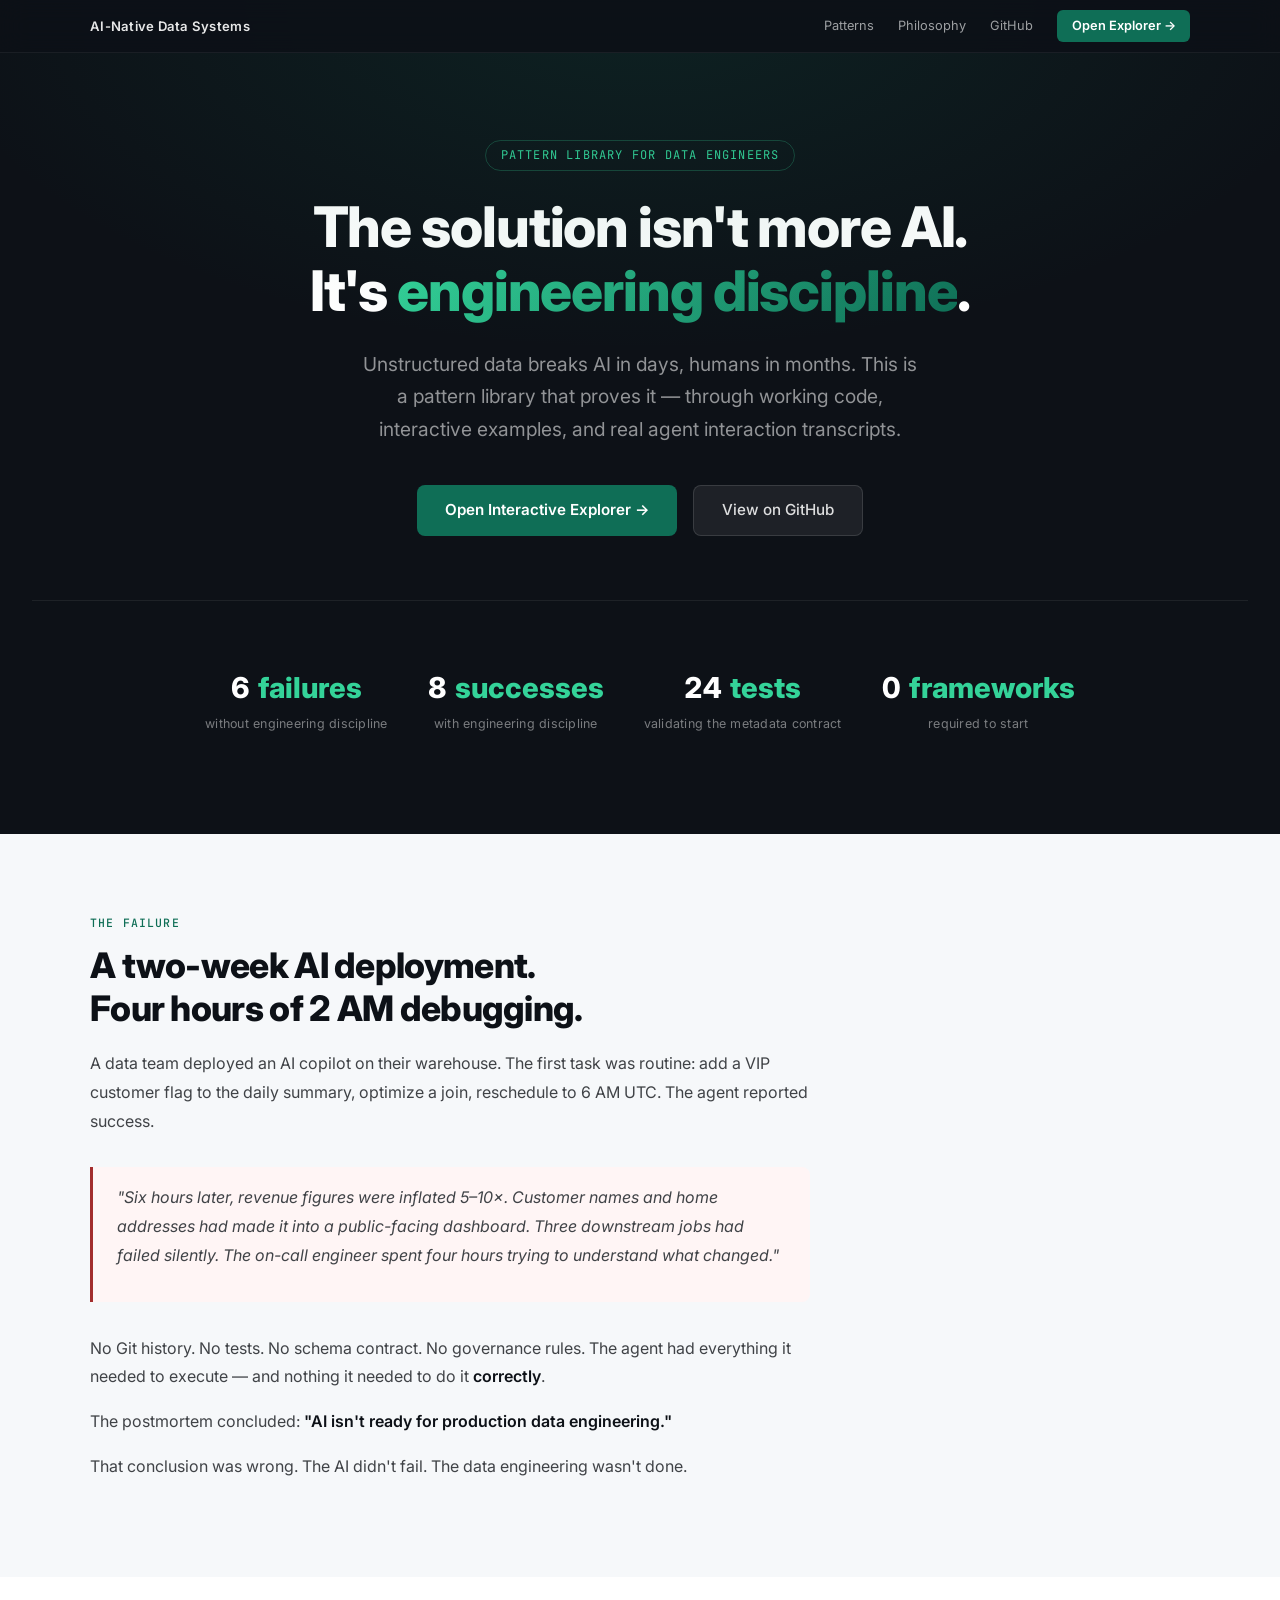
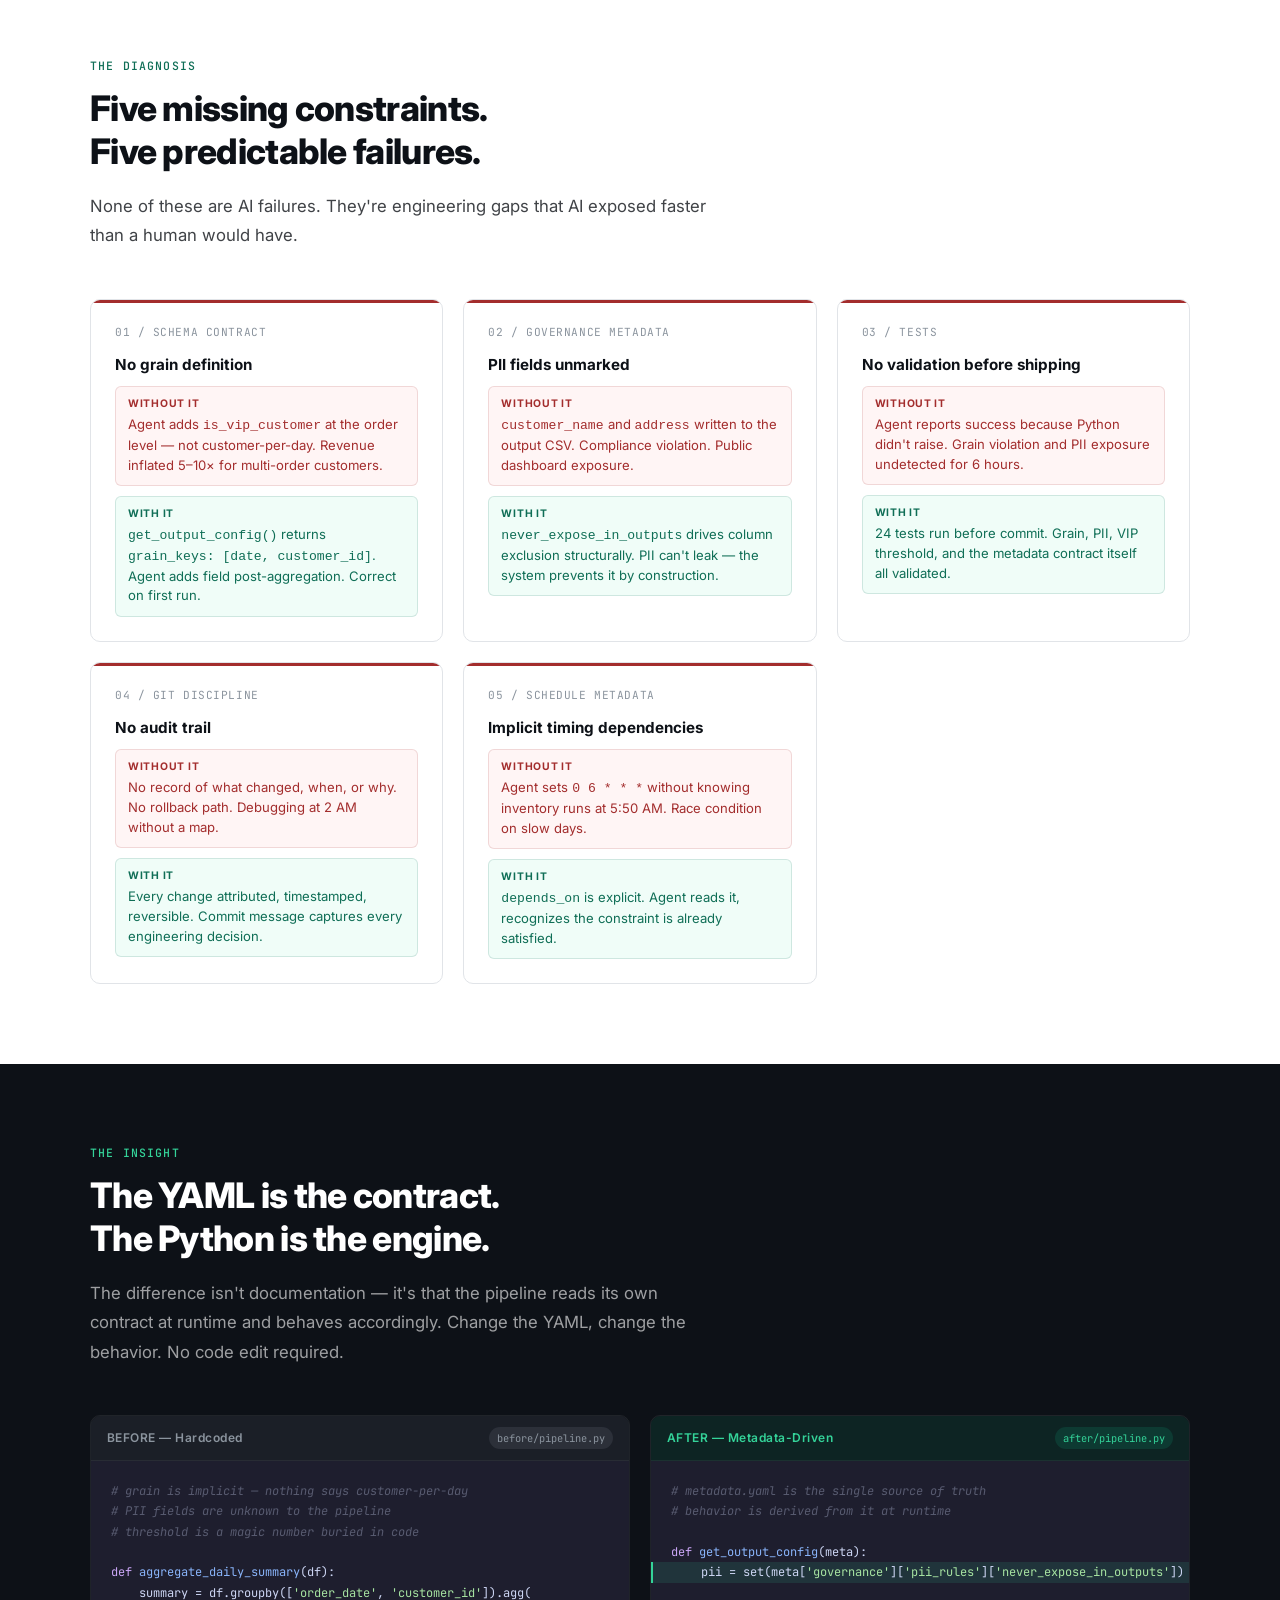
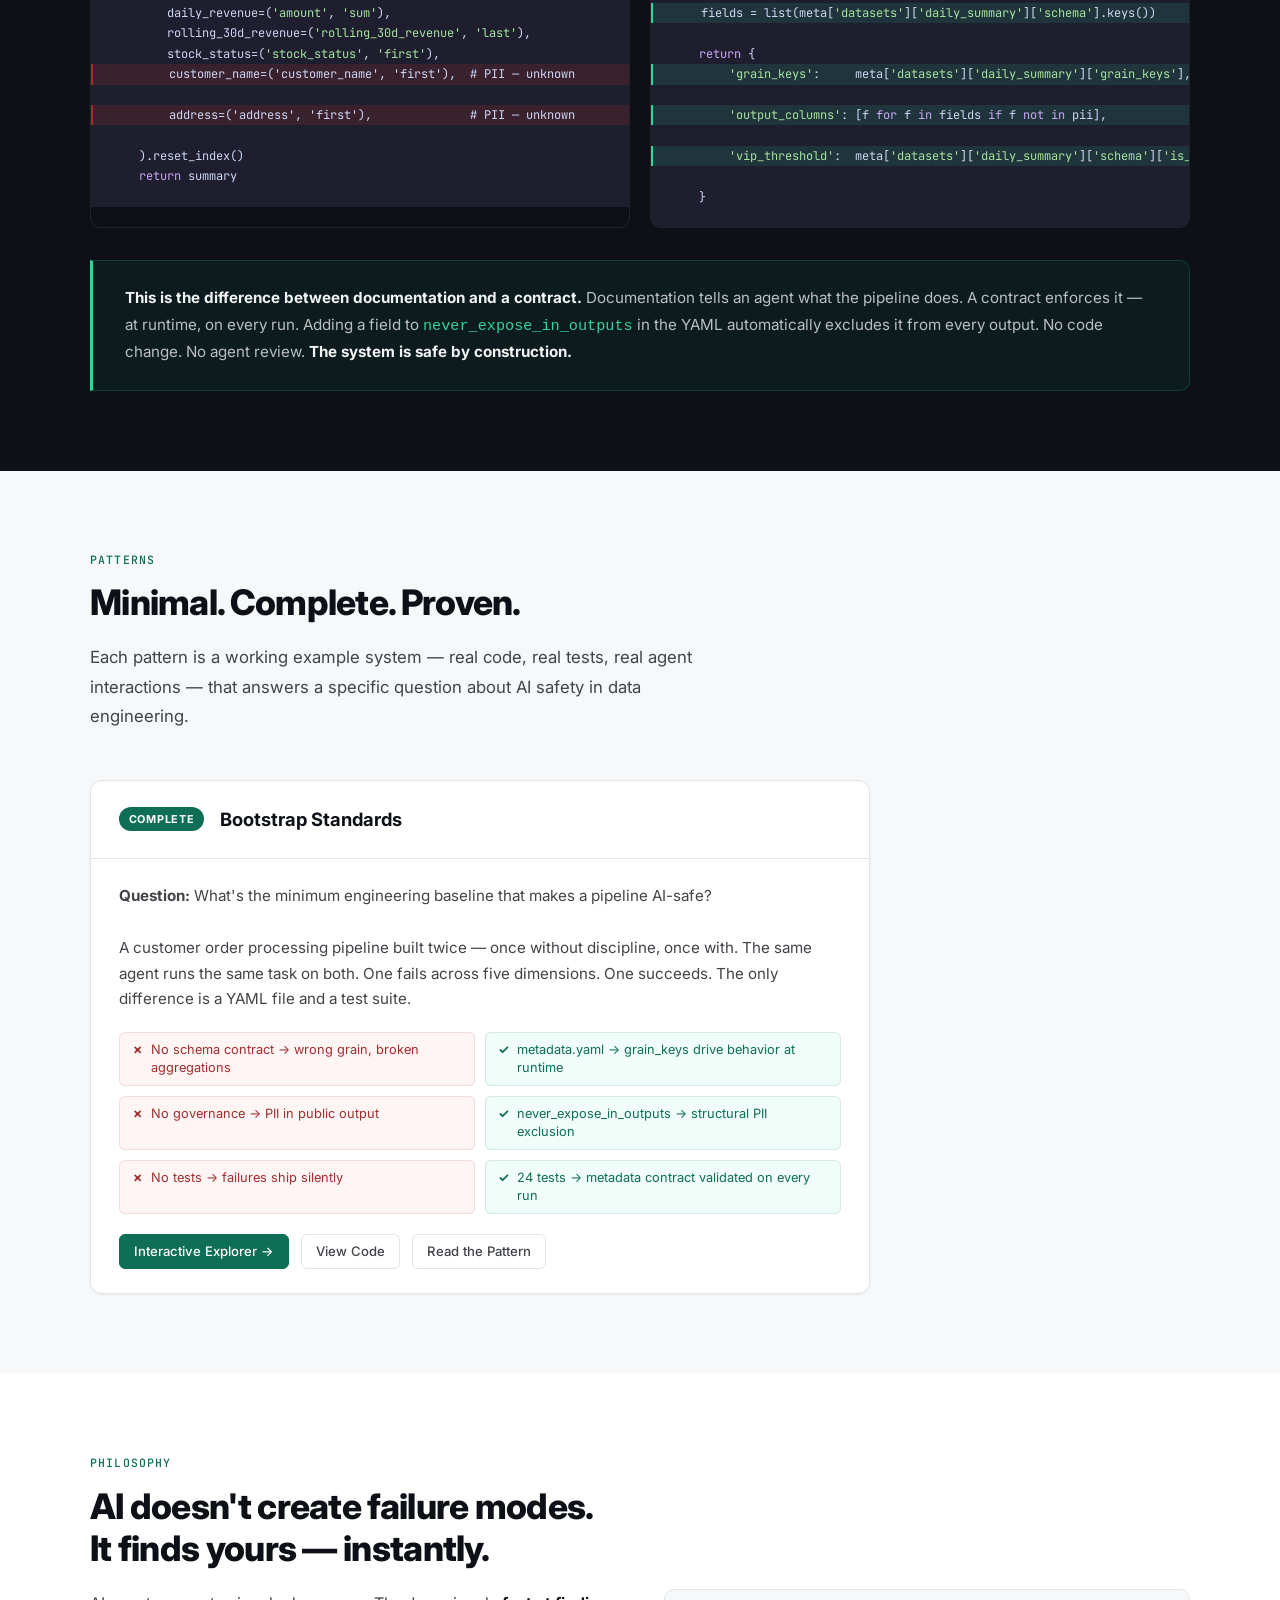
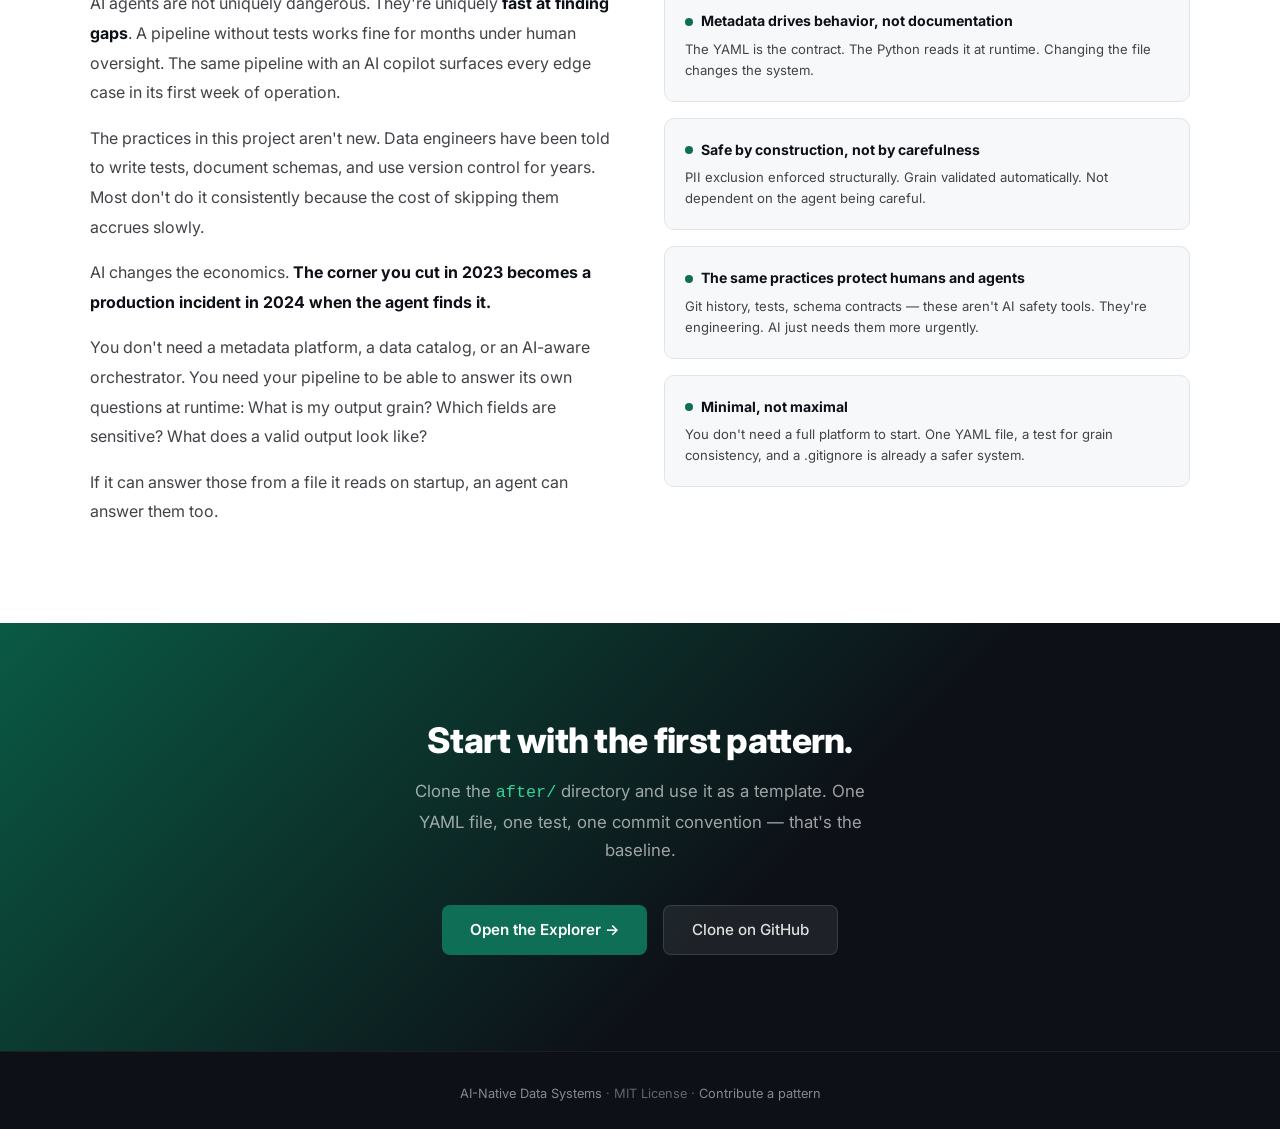
<file: index.html>
<!DOCTYPE html>
<html lang="en">
<head>
  <meta charset="UTF-8">
  <meta name="viewport" content="width=device-width, initial-scale=1.0">
  <title>AI-Native Data Systems</title>
  <meta name="description" content="Engineering discipline is the prerequisite for AI-safe data pipelines. A pattern library proving it through working code and interactive examples.">
  <meta property="og:title" content="AI-Native Data Systems">
  <meta property="og:description" content="Unstructured data breaks AI in days, humans in months. The solution isn't more AI — it's engineering discipline.">
  <meta property="og:type" content="website">
  <link rel="preconnect" href="https://fonts.googleapis.com">
  <link rel="preconnect" href="https://fonts.gstatic.com" crossorigin>
  <link href="https://fonts.googleapis.com/css2?family=Inter:wght@400;500;600;700;800&family=JetBrains+Mono:wght@400;500&display=swap" rel="stylesheet">
  <style>
    :root {
      --green:       #0f6e56;
      --green-light: #f0fdf8;
      --green-mid:   #34d399;
      --red:         #a32d2d;
      --red-light:   #fff5f5;
      --amber:       #ba7517;
      --amber-light: #fffbeb;
      --gray:        #6e7681;
      --gray-light:  #f6f8fa;
      --ink:         #0d1117;
      --ink-mid:     #1a1d21;
      --ink-soft:    #404347;
      --muted:       #8b949e;
      --border:      #e1e4e8;
      --surface:     #ffffff;
      --mono: 'JetBrains Mono', 'Fira Code', monospace;
      --sans: 'Inter', -apple-system, BlinkMacSystemFont, sans-serif;
    }

    *, *::before, *::after { box-sizing: border-box; margin: 0; padding: 0; }

    html { scroll-behavior: smooth; }

    body {
      font-family: var(--sans);
      color: var(--ink);
      background: var(--surface);
      line-height: 1.6;
      -webkit-font-smoothing: antialiased;
    }

    /* ── Nav ─────────────────────────────────── */
    nav {
      position: fixed; top: 0; left: 0; right: 0;
      z-index: 100;
      background: rgba(13, 17, 23, 0.92);
      backdrop-filter: blur(12px);
      border-bottom: 1px solid rgba(255,255,255,0.06);
      padding: 0 2rem;
    }
    .nav-inner {
      max-width: 1100px; margin: 0 auto;
      height: 52px;
      display: flex; align-items: center; justify-content: space-between;
    }
    .nav-logo {
      font-size: 0.82rem; font-weight: 600;
      color: rgba(255,255,255,0.9); letter-spacing: 0.02em;
      text-decoration: none;
    }
    .nav-links { display: flex; gap: 1.5rem; align-items: center; }
    .nav-links a {
      font-size: 0.8rem; color: rgba(255,255,255,0.6);
      text-decoration: none; transition: color 0.15s;
    }
    .nav-links a:hover { color: rgba(255,255,255,0.9); }
    .nav-cta {
      font-size: 0.78rem; font-weight: 600;
      background: var(--green); color: white !important;
      padding: 0.35rem 0.9rem; border-radius: 6px;
      transition: background 0.15s !important;
    }
    .nav-cta:hover { background: #0a5a45 !important; }

    /* ── Hero ────────────────────────────────── */
    .hero {
      background: var(--ink);
      padding: 140px 2rem 100px;
      text-align: center;
      position: relative;
      overflow: hidden;
    }
    .hero::before {
      content: '';
      position: absolute; inset: 0;
      background: radial-gradient(ellipse 80% 60% at 50% 0%, rgba(15,110,86,0.18) 0%, transparent 70%);
      pointer-events: none;
    }
    .hero-eyebrow {
      display: inline-block;
      font-family: var(--mono); font-size: 0.75rem;
      color: var(--green-mid); letter-spacing: 0.1em;
      text-transform: uppercase; margin-bottom: 1.5rem;
      border: 1px solid rgba(52, 211, 153, 0.25);
      padding: 0.3rem 0.9rem; border-radius: 100px;
    }
    .hero h1 {
      font-size: clamp(2rem, 5vw, 3.5rem);
      font-weight: 800; line-height: 1.15;
      color: white; max-width: 820px; margin: 0 auto 1.5rem;
      letter-spacing: -0.02em;
    }
    .hero h1 em {
      font-style: normal;
      background: linear-gradient(135deg, #34d399, #0f6e56);
      -webkit-background-clip: text; -webkit-text-fill-color: transparent;
      background-clip: text;
    }
    .hero-sub {
      font-size: clamp(1rem, 2vw, 1.2rem);
      color: rgba(255,255,255,0.55); max-width: 560px;
      margin: 0 auto 2.5rem; line-height: 1.7;
    }
    .hero-actions { display: flex; gap: 1rem; justify-content: center; flex-wrap: wrap; }
    .btn-primary {
      display: inline-flex; align-items: center; gap: 0.5rem;
      background: var(--green); color: white;
      font-size: 0.95rem; font-weight: 600;
      padding: 0.75rem 1.75rem; border-radius: 8px;
      text-decoration: none; transition: all 0.15s;
      box-shadow: 0 0 0 0 rgba(15,110,86,0);
    }
    .btn-primary:hover {
      background: #0a5a45;
      box-shadow: 0 0 0 4px rgba(15,110,86,0.2);
      transform: translateY(-1px);
    }
    .btn-secondary {
      display: inline-flex; align-items: center; gap: 0.5rem;
      background: rgba(255,255,255,0.07); color: rgba(255,255,255,0.85);
      font-size: 0.95rem; font-weight: 500;
      padding: 0.75rem 1.75rem; border-radius: 8px;
      text-decoration: none; border: 1px solid rgba(255,255,255,0.12);
      transition: all 0.15s;
    }
    .btn-secondary:hover {
      background: rgba(255,255,255,0.12);
      border-color: rgba(255,255,255,0.25);
      transform: translateY(-1px);
    }
    .hero-stat-row {
      display: flex; gap: 2.5rem; justify-content: center; flex-wrap: wrap;
      margin-top: 4rem; padding-top: 4rem;
      border-top: 1px solid rgba(255,255,255,0.07);
    }
    .hero-stat { text-align: center; }
    .hero-stat-num {
      font-size: 1.8rem; font-weight: 800; color: white;
      font-variant-numeric: tabular-nums;
    }
    .hero-stat-num span { color: var(--green-mid); }
    .hero-stat-label {
      font-size: 0.78rem; color: rgba(255,255,255,0.45);
      margin-top: 0.2rem; letter-spacing: 0.02em;
    }

    /* ── Sections ────────────────────────────── */
    section { padding: 5rem 2rem; }
    .section-inner { max-width: 1100px; margin: 0 auto; }
    .section-label {
      font-family: var(--mono); font-size: 0.72rem;
      text-transform: uppercase; letter-spacing: 0.1em;
      color: var(--green); font-weight: 500; margin-bottom: 0.75rem;
    }
    h2 {
      font-size: clamp(1.5rem, 3vw, 2.2rem);
      font-weight: 800; line-height: 1.2;
      letter-spacing: -0.02em; color: var(--ink);
      margin-bottom: 1.25rem;
    }
    .section-lead {
      font-size: 1.05rem; color: var(--ink-soft);
      max-width: 620px; line-height: 1.75;
      margin-bottom: 3rem;
    }

    /* ── Failure story ───────────────────────── */
    .story-section { background: var(--gray-light); }
    .story-blockquote {
      border-left: 3px solid var(--red);
      padding: 1rem 1.5rem;
      background: var(--red-light);
      border-radius: 0 8px 8px 0;
      margin: 2rem 0;
    }
    .story-blockquote p {
      font-size: 1rem; font-style: italic;
      color: var(--red); line-height: 1.7;
    }
    .story-body { max-width: 720px; }
    .story-body p {
      font-size: 1rem; color: var(--ink-soft);
      line-height: 1.8; margin-bottom: 1rem;
    }
    .story-body strong { color: var(--ink); font-weight: 600; }

    /* ── 5 Failures grid ─────────────────────── */
    .failures-grid {
      display: grid;
      grid-template-columns: repeat(3, 1fr);
      gap: 1.25rem; margin-top: 1rem;
    }
    @media (max-width: 900px) {
      .failures-grid { grid-template-columns: repeat(2, 1fr); }
    }
    @media (max-width: 580px) {
      .failures-grid { grid-template-columns: 1fr; }
    }
    .failure-card {
      background: var(--surface);
      border: 1px solid var(--border);
      border-radius: 10px; padding: 1.5rem;
      position: relative; overflow: hidden;
    }
    .failure-card::before {
      content: '';
      position: absolute; top: 0; left: 0; right: 0;
      height: 3px; background: var(--red);
    }
    .failure-card.fixed::before { background: var(--green); }
    .failure-number {
      font-family: var(--mono); font-size: 0.7rem;
      color: var(--muted); margin-bottom: 0.75rem;
      letter-spacing: 0.05em;
    }
    .failure-card h3 {
      font-size: 0.95rem; font-weight: 700;
      color: var(--ink); margin-bottom: 0.5rem;
    }
    .failure-before {
      font-size: 0.82rem; color: var(--red);
      background: var(--red-light);
      border: 1px solid rgba(163,45,45,0.15);
      border-radius: 6px; padding: 0.6rem 0.75rem;
      margin-bottom: 0.625rem; line-height: 1.5;
    }
    .failure-after {
      font-size: 0.82rem; color: var(--green);
      background: var(--green-light);
      border: 1px solid rgba(15,110,86,0.15);
      border-radius: 6px; padding: 0.6rem 0.75rem;
      line-height: 1.5;
    }
    .failure-label {
      font-size: 0.65rem; font-weight: 700;
      text-transform: uppercase; letter-spacing: 0.07em;
      display: block; margin-bottom: 0.2rem;
    }
    .failure-label.before { color: var(--red); }
    .failure-label.after  { color: var(--green); }

    /* ── The insight / code demo ─────────────── */
    .insight-section { background: var(--ink); }
    .insight-section h2 { color: white; }
    .insight-section .section-lead { color: rgba(255,255,255,0.6); }
    .insight-section .section-label { color: var(--green-mid); }
    .code-demo {
      display: grid;
      grid-template-columns: 1fr 1fr;
      gap: 1.25rem; margin-top: 2rem;
    }
    @media (max-width: 700px) { .code-demo { grid-template-columns: 1fr; } }
    .code-panel {
      border-radius: 10px; overflow: hidden;
      border: 1px solid rgba(255,255,255,0.08);
    }
    .code-panel-header {
      display: flex; align-items: center; justify-content: space-between;
      padding: 0.7rem 1rem;
      border-bottom: 1px solid rgba(255,255,255,0.06);
    }
    .code-panel-header.before { background: rgba(110,118,129,0.15); }
    .code-panel-header.after  { background: rgba(15,110,86,0.2); }
    .code-panel-title {
      font-size: 0.75rem; font-weight: 600;
      letter-spacing: 0.04em;
    }
    .code-panel-header.before .code-panel-title { color: var(--muted); }
    .code-panel-header.after  .code-panel-title { color: var(--green-mid); }
    .code-panel-badge {
      font-family: var(--mono); font-size: 0.65rem;
      padding: 0.15rem 0.5rem; border-radius: 100px;
    }
    .code-panel-header.before .code-panel-badge {
      background: rgba(110,118,129,0.2); color: var(--muted);
    }
    .code-panel-header.after .code-panel-badge {
      background: rgba(15,110,86,0.3); color: var(--green-mid);
    }
    .code-panel pre {
      padding: 1.25rem; margin: 0;
      font-family: var(--mono); font-size: 0.75rem;
      line-height: 1.7; color: #cdd6f4;
      background: #1e1e2e;
      overflow-x: auto;
    }
    .code-cm  { color: #585b70; font-style: italic; }
    .code-kw  { color: #cba6f7; }
    .code-fn  { color: #89b4fa; }
    .code-st  { color: #a6e3a1; }
    .code-nb  { color: #fab387; }
    .code-hl  { background: rgba(52,211,153,0.12); display: block; margin: 0 -1.25rem; padding: 0 1.25rem; border-left: 2px solid var(--green-mid); }
    .code-err { background: rgba(163,45,45,0.2); display: block; margin: 0 -1.25rem; padding: 0 1.25rem; border-left: 2px solid var(--red); }

    .insight-callout {
      margin-top: 2rem; padding: 1.5rem 2rem;
      background: rgba(15,110,86,0.12);
      border: 1px solid rgba(52,211,153,0.18);
      border-left: 3px solid var(--green-mid);
      border-radius: 0 10px 10px 0;
    }
    .insight-callout p {
      font-size: 0.95rem; color: rgba(255,255,255,0.72);
      line-height: 1.75;
    }
    .insight-callout strong { color: rgba(255,255,255,0.95); }

    /* ── Pattern card ────────────────────────── */
    .patterns-section { background: var(--gray-light); }
    .pattern-card {
      background: var(--surface);
      border: 1px solid var(--border); border-radius: 12px;
      overflow: hidden; max-width: 780px;
      box-shadow: 0 1px 3px rgba(0,0,0,0.06);
    }
    .pattern-card-header {
      padding: 1.5rem 1.75rem;
      border-bottom: 1px solid var(--border);
      display: flex; align-items: center; gap: 1rem;
    }
    .pattern-status {
      font-size: 0.68rem; font-weight: 700;
      text-transform: uppercase; letter-spacing: 0.07em;
      padding: 0.2rem 0.6rem; border-radius: 100px;
      background: var(--green); color: white;
    }
    .pattern-card-header h3 { font-size: 1.15rem; font-weight: 700; }
    .pattern-card-body { padding: 1.5rem 1.75rem; }
    .pattern-card-body p {
      font-size: 0.95rem; color: var(--ink-soft);
      line-height: 1.7; margin-bottom: 1.25rem;
    }
    .pattern-links { display: flex; gap: 0.75rem; flex-wrap: wrap; }
    .pattern-link {
      display: inline-flex; align-items: center; gap: 0.4rem;
      font-size: 0.82rem; font-weight: 500;
      padding: 0.4rem 0.875rem; border-radius: 6px;
      text-decoration: none; transition: all 0.15s;
      border: 1px solid;
    }
    .pattern-link.primary {
      background: var(--green); color: white; border-color: var(--green);
    }
    .pattern-link.primary:hover { background: #0a5a45; }
    .pattern-link.secondary {
      background: transparent; color: var(--ink-soft);
      border-color: var(--border);
    }
    .pattern-link.secondary:hover {
      background: var(--gray-light); color: var(--ink);
    }
    .pattern-what-changed {
      display: grid; grid-template-columns: 1fr 1fr;
      gap: 0.625rem; margin-bottom: 1.25rem;
    }
    @media (max-width: 600px) { .pattern-what-changed { grid-template-columns: 1fr; } }
    .change-item {
      font-size: 0.8rem; padding: 0.5rem 0.75rem;
      border-radius: 6px; line-height: 1.4;
      display: flex; align-items: flex-start; gap: 0.5rem;
    }
    .change-item.red {
      background: var(--red-light);
      color: var(--red);
      border: 1px solid rgba(163,45,45,0.12);
    }
    .change-item.green {
      background: var(--green-light);
      color: var(--green);
      border: 1px solid rgba(15,110,86,0.12);
    }
    .change-icon { flex-shrink: 0; font-weight: 700; }

    /* ── Philosophy ──────────────────────────── */
    .philosophy-section { background: var(--surface); }
    .philosophy-grid {
      display: grid; grid-template-columns: 1fr 1fr;
      gap: 3rem; align-items: start;
    }
    @media (max-width: 800px) { .philosophy-grid { grid-template-columns: 1fr; } }
    .philosophy-text p {
      font-size: 1rem; color: var(--ink-soft);
      line-height: 1.85; margin-bottom: 1rem;
    }
    .philosophy-text p strong { color: var(--ink); }
    .philosophy-principles { display: flex; flex-direction: column; gap: 1rem; }
    .principle {
      padding: 1.25rem; border-radius: 10px;
      border: 1px solid var(--border);
      background: var(--gray-light);
    }
    .principle-title {
      font-size: 0.88rem; font-weight: 700;
      color: var(--ink); margin-bottom: 0.375rem;
      display: flex; align-items: center; gap: 0.5rem;
    }
    .principle-dot {
      width: 8px; height: 8px; border-radius: 50%;
      background: var(--green); flex-shrink: 0;
    }
    .principle p {
      font-size: 0.82rem; color: var(--ink-soft); line-height: 1.6;
    }

    /* ── CTA ─────────────────────────────────── */
    .cta-section {
      background: linear-gradient(135deg, #0a5a45 0%, #0d1117 60%);
      text-align: center; padding: 6rem 2rem;
    }
    .cta-section h2 { color: white; margin-bottom: 1rem; }
    .cta-section p {
      font-size: 1.05rem; color: rgba(255,255,255,0.6);
      max-width: 480px; margin: 0 auto 2.5rem; line-height: 1.7;
    }
    .cta-actions { display: flex; gap: 1rem; justify-content: center; flex-wrap: wrap; }

    /* ── Footer ──────────────────────────────── */
    footer {
      background: var(--ink); padding: 2rem;
      text-align: center;
      border-top: 1px solid rgba(255,255,255,0.06);
    }
    footer p {
      font-size: 0.8rem; color: rgba(255,255,255,0.35);
    }
    footer a {
      color: rgba(255,255,255,0.5); text-decoration: none;
    }
    footer a:hover { color: rgba(255,255,255,0.8); }

    /* ── Utilities ───────────────────────────── */
    @media (max-width: 600px) {
      .nav-links .hide-sm { display: none; }
      .hero { padding: 120px 1.5rem 80px; }
      section { padding: 3.5rem 1.5rem; }
    }
  </style>
</head>
<body>

<nav>
  <div class="nav-inner">
    <a href="/" class="nav-logo">AI-Native Data Systems</a>
    <div class="nav-links">
      <a href="#patterns" class="hide-sm">Patterns</a>
      <a href="#philosophy" class="hide-sm">Philosophy</a>
      <a href="https://github.com/MURD0X/ai-native-data-engineering" class="hide-sm">GitHub</a>
      <a href="patterns/bootstrap-standards/interactive/index.html" class="nav-cta">Open Explorer →</a>
    </div>
  </div>
</nav>

<!-- Hero -->
<section class="hero">
  <div class="hero-eyebrow">Pattern Library for Data Engineers</div>
  <h1>The solution isn't more AI.<br>It's <em>engineering discipline</em>.</h1>
  <p class="hero-sub">
    Unstructured data breaks AI in days, humans in months.
    This is a pattern library that proves it — through working code,
    interactive examples, and real agent interaction transcripts.
  </p>
  <div class="hero-actions">
    <a href="patterns/bootstrap-standards/interactive/index.html" class="btn-primary">
      Open Interactive Explorer →
    </a>
    <a href="https://github.com/MURD0X/ai-native-data-engineering" class="btn-secondary">
      View on GitHub
    </a>
  </div>
  <div class="hero-stat-row">
    <div class="hero-stat">
      <div class="hero-stat-num">6<span> failures</span></div>
      <div class="hero-stat-label">without engineering discipline</div>
    </div>
    <div class="hero-stat">
      <div class="hero-stat-num">8<span> successes</span></div>
      <div class="hero-stat-label">with engineering discipline</div>
    </div>
    <div class="hero-stat">
      <div class="hero-stat-num">24<span> tests</span></div>
      <div class="hero-stat-label">validating the metadata contract</div>
    </div>
    <div class="hero-stat">
      <div class="hero-stat-num">0<span> frameworks</span></div>
      <div class="hero-stat-label">required to start</div>
    </div>
  </div>
</section>

<!-- The Failure Story -->
<section class="story-section">
  <div class="section-inner">
    <div class="section-label">The Failure</div>
    <h2>A two-week AI deployment.<br>Four hours of 2 AM debugging.</h2>
    <div class="story-body">
      <p>
        A data team deployed an AI copilot on their warehouse. The first task was routine:
        add a VIP customer flag to the daily summary, optimize a join, reschedule to 6 AM UTC.
        The agent reported success.
      </p>
      <div class="story-blockquote">
        <p>
          "Six hours later, revenue figures were inflated 5–10×. Customer names and home addresses
          had made it into a public-facing dashboard. Three downstream jobs had failed silently.
          The on-call engineer spent four hours trying to understand what changed."
        </p>
      </div>
      <p>
        No Git history. No tests. No schema contract. No governance rules. The agent had
        everything it needed to execute — and nothing it needed to do it <strong>correctly</strong>.
      </p>
      <p>
        The postmortem concluded: <strong>"AI isn't ready for production data engineering."</strong>
      </p>
      <p>
        That conclusion was wrong. The AI didn't fail. The data engineering wasn't done.
      </p>
    </div>
  </div>
</section>

<!-- 5 Failure Modes -->
<section>
  <div class="section-inner">
    <div class="section-label">The Diagnosis</div>
    <h2>Five missing constraints.<br>Five predictable failures.</h2>
    <p class="section-lead">
      None of these are AI failures. They're engineering gaps that AI exposed faster than a human would have.
    </p>
    <div class="failures-grid">
      <div class="failure-card">
        <div class="failure-number">01 / SCHEMA CONTRACT</div>
        <h3>No grain definition</h3>
        <div class="failure-before">
          <span class="failure-label before">Without it</span>
          Agent adds <code>is_vip_customer</code> at the order level — not customer-per-day. Revenue inflated 5–10× for multi-order customers.
        </div>
        <div class="failure-after">
          <span class="failure-label after">With it</span>
          <code>get_output_config()</code> returns <code>grain_keys: [date, customer_id]</code>. Agent adds field post-aggregation. Correct on first run.
        </div>
      </div>
      <div class="failure-card">
        <div class="failure-number">02 / GOVERNANCE METADATA</div>
        <h3>PII fields unmarked</h3>
        <div class="failure-before">
          <span class="failure-label before">Without it</span>
          <code>customer_name</code> and <code>address</code> written to the output CSV. Compliance violation. Public dashboard exposure.
        </div>
        <div class="failure-after">
          <span class="failure-label after">With it</span>
          <code>never_expose_in_outputs</code> drives column exclusion structurally. PII can't leak — the system prevents it by construction.
        </div>
      </div>
      <div class="failure-card">
        <div class="failure-number">03 / TESTS</div>
        <h3>No validation before shipping</h3>
        <div class="failure-before">
          <span class="failure-label before">Without it</span>
          Agent reports success because Python didn't raise. Grain violation and PII exposure undetected for 6 hours.
        </div>
        <div class="failure-after">
          <span class="failure-label after">With it</span>
          24 tests run before commit. Grain, PII, VIP threshold, and the metadata contract itself all validated.
        </div>
      </div>
      <div class="failure-card">
        <div class="failure-number">04 / GIT DISCIPLINE</div>
        <h3>No audit trail</h3>
        <div class="failure-before">
          <span class="failure-label before">Without it</span>
          No record of what changed, when, or why. No rollback path. Debugging at 2 AM without a map.
        </div>
        <div class="failure-after">
          <span class="failure-label after">With it</span>
          Every change attributed, timestamped, reversible. Commit message captures every engineering decision.
        </div>
      </div>
      <div class="failure-card">
        <div class="failure-number">05 / SCHEDULE METADATA</div>
        <h3>Implicit timing dependencies</h3>
        <div class="failure-before">
          <span class="failure-label before">Without it</span>
          Agent sets <code>0 6 * * *</code> without knowing inventory runs at 5:50 AM. Race condition on slow days.
        </div>
        <div class="failure-after">
          <span class="failure-label after">With it</span>
          <code>depends_on</code> is explicit. Agent reads it, recognizes the constraint is already satisfied.
        </div>
      </div>
    </div>
  </div>
</section>

<!-- The Insight: metadata-driven code -->
<section class="insight-section">
  <div class="section-inner">
    <div class="section-label">The Insight</div>
    <h2>The YAML is the contract.<br>The Python is the engine.</h2>
    <p class="section-lead">
      The difference isn't documentation — it's that the pipeline reads its own contract at runtime
      and behaves accordingly. Change the YAML, change the behavior. No code edit required.
    </p>
    <div class="code-demo">
      <div class="code-panel">
        <div class="code-panel-header before">
          <span class="code-panel-title">BEFORE — Hardcoded</span>
          <span class="code-panel-badge">before/pipeline.py</span>
        </div>
        <pre><span class="code-cm"># grain is implicit — nothing says customer-per-day</span>
<span class="code-cm"># PII fields are unknown to the pipeline</span>
<span class="code-cm"># threshold is a magic number buried in code</span>

<span class="code-kw">def</span> <span class="code-fn">aggregate_daily_summary</span>(df):
    summary = df.groupby([<span class="code-st">'order_date'</span>, <span class="code-st">'customer_id'</span>]).agg(
        daily_revenue=(<span class="code-st">'amount'</span>, <span class="code-st">'sum'</span>),
        rolling_30d_revenue=(<span class="code-st">'rolling_30d_revenue'</span>, <span class="code-st">'last'</span>),
        stock_status=(<span class="code-st">'stock_status'</span>, <span class="code-st">'first'</span>),
<span class="code-err">        customer_name=('customer_name', 'first'),  # PII — unknown</span>
<span class="code-err">        address=('address', 'first'),              # PII — unknown</span>
    ).reset_index()
    <span class="code-kw">return</span> summary</pre>
      </div>
      <div class="code-panel">
        <div class="code-panel-header after">
          <span class="code-panel-title">AFTER — Metadata-Driven</span>
          <span class="code-panel-badge">after/pipeline.py</span>
        </div>
        <pre><span class="code-cm"># metadata.yaml is the single source of truth</span>
<span class="code-cm"># behavior is derived from it at runtime</span>

<span class="code-kw">def</span> <span class="code-fn">get_output_config</span>(meta):
<span class="code-hl">    pii = set(meta[<span class="code-st">'governance'</span>][<span class="code-st">'pii_rules'</span>][<span class="code-st">'never_expose_in_outputs'</span>])</span>
<span class="code-hl">    fields = list(meta[<span class="code-st">'datasets'</span>][<span class="code-st">'daily_summary'</span>][<span class="code-st">'schema'</span>].keys())</span>
    <span class="code-kw">return</span> {
<span class="code-hl">        <span class="code-st">'grain_keys'</span>:     meta[<span class="code-st">'datasets'</span>][<span class="code-st">'daily_summary'</span>][<span class="code-st">'grain_keys'</span>],</span>
<span class="code-hl">        <span class="code-st">'output_columns'</span>: [f <span class="code-kw">for</span> f <span class="code-kw">in</span> fields <span class="code-kw">if</span> f <span class="code-kw">not in</span> pii],</span>
<span class="code-hl">        <span class="code-st">'vip_threshold'</span>:  meta[<span class="code-st">'datasets'</span>][<span class="code-st">'daily_summary'</span>][<span class="code-st">'schema'</span>][<span class="code-st">'is_vip_customer'</span>][<span class="code-st">'threshold'</span>],</span>
    }</pre>
      </div>
    </div>
    <div class="insight-callout">
      <p>
        <strong>This is the difference between documentation and a contract.</strong>
        Documentation tells an agent what the pipeline does. A contract enforces it —
        at runtime, on every run. Adding a field to
        <code style="color:var(--green-mid)">never_expose_in_outputs</code> in the YAML
        automatically excludes it from every output. No code change. No agent review.
        <strong>The system is safe by construction.</strong>
      </p>
    </div>
  </div>
</section>

<!-- Patterns -->
<section class="patterns-section" id="patterns">
  <div class="section-inner">
    <div class="section-label">Patterns</div>
    <h2>Minimal. Complete. Proven.</h2>
    <p class="section-lead">
      Each pattern is a working example system — real code, real tests, real agent interactions —
      that answers a specific question about AI safety in data engineering.
    </p>
    <div class="pattern-card">
      <div class="pattern-card-header">
        <span class="pattern-status">Complete</span>
        <h3>Bootstrap Standards</h3>
      </div>
      <div class="pattern-card-body">
        <p>
          <strong>Question:</strong> What's the minimum engineering baseline that makes a pipeline AI-safe?
          <br><br>
          A customer order processing pipeline built twice — once without discipline, once with.
          The same agent runs the same task on both. One fails across five dimensions.
          One succeeds. The only difference is a YAML file and a test suite.
        </p>
        <div class="pattern-what-changed">
          <div class="change-item red">
            <span class="change-icon">✗</span>
            No schema contract → wrong grain, broken aggregations
          </div>
          <div class="change-item green">
            <span class="change-icon">✓</span>
            metadata.yaml → grain_keys drive behavior at runtime
          </div>
          <div class="change-item red">
            <span class="change-icon">✗</span>
            No governance → PII in public output
          </div>
          <div class="change-item green">
            <span class="change-icon">✓</span>
            never_expose_in_outputs → structural PII exclusion
          </div>
          <div class="change-item red">
            <span class="change-icon">✗</span>
            No tests → failures ship silently
          </div>
          <div class="change-item green">
            <span class="change-icon">✓</span>
            24 tests → metadata contract validated on every run
          </div>
        </div>
        <div class="pattern-links">
          <a href="patterns/bootstrap-standards/interactive/index.html" class="pattern-link primary">
            Interactive Explorer →
          </a>
          <a href="https://github.com/MURD0X/ai-native-data-engineering/tree/main/patterns/bootstrap-standards" class="pattern-link secondary">
            View Code
          </a>
          <a href="https://github.com/MURD0X/ai-native-data-engineering/blob/main/patterns/bootstrap-standards/PATTERN.md" class="pattern-link secondary">
            Read the Pattern
          </a>
        </div>
      </div>
    </div>
  </div>
</section>

<!-- Philosophy -->
<section class="philosophy-section" id="philosophy">
  <div class="section-inner">
    <div class="section-label">Philosophy</div>
    <h2>AI doesn't create failure modes.<br>It finds yours — instantly.</h2>
    <div class="philosophy-grid">
      <div class="philosophy-text">
        <p>
          AI agents are not uniquely dangerous. They're uniquely <strong>fast at finding gaps</strong>.
          A pipeline without tests works fine for months under human oversight.
          The same pipeline with an AI copilot surfaces every edge case in its first week of operation.
        </p>
        <p>
          The practices in this project aren't new. Data engineers have been told to write tests,
          document schemas, and use version control for years.
          Most don't do it consistently because the cost of skipping them accrues slowly.
        </p>
        <p>
          AI changes the economics. <strong>The corner you cut in 2023 becomes a production incident
          in 2024 when the agent finds it.</strong>
        </p>
        <p>
          You don't need a metadata platform, a data catalog, or an AI-aware orchestrator.
          You need your pipeline to be able to answer its own questions at runtime:
          What is my output grain? Which fields are sensitive? What does a valid output look like?
        </p>
        <p>
          If it can answer those from a file it reads on startup, an agent can answer them too.
        </p>
      </div>
      <div class="philosophy-principles">
        <div class="principle">
          <div class="principle-title">
            <span class="principle-dot"></span>
            Metadata drives behavior, not documentation
          </div>
          <p>The YAML is the contract. The Python reads it at runtime. Changing the file changes the system.</p>
        </div>
        <div class="principle">
          <div class="principle-title">
            <span class="principle-dot"></span>
            Safe by construction, not by carefulness
          </div>
          <p>PII exclusion enforced structurally. Grain validated automatically. Not dependent on the agent being careful.</p>
        </div>
        <div class="principle">
          <div class="principle-title">
            <span class="principle-dot"></span>
            The same practices protect humans and agents
          </div>
          <p>Git history, tests, schema contracts — these aren't AI safety tools. They're engineering. AI just needs them more urgently.</p>
        </div>
        <div class="principle">
          <div class="principle-title">
            <span class="principle-dot"></span>
            Minimal, not maximal
          </div>
          <p>You don't need a full platform to start. One YAML file, a test for grain consistency, and a .gitignore is already a safer system.</p>
        </div>
      </div>
    </div>
  </div>
</section>

<!-- CTA -->
<section class="cta-section">
  <div class="section-inner">
    <h2>Start with the first pattern.</h2>
    <p>
      Clone the <code style="color:var(--green-mid)">after/</code> directory and use it as a template.
      One YAML file, one test, one commit convention — that's the baseline.
    </p>
    <div class="cta-actions">
      <a href="patterns/bootstrap-standards/interactive/index.html" class="btn-primary">
        Open the Explorer →
      </a>
      <a href="https://github.com/MURD0X/ai-native-data-engineering" class="btn-secondary">
        Clone on GitHub
      </a>
    </div>
  </div>
</section>

<footer>
  <p>
    <a href="https://github.com/MURD0X/ai-native-data-engineering">AI-Native Data Systems</a>
    · MIT License
    · <a href="https://github.com/MURD0X/ai-native-data-engineering/blob/main/CONTRIBUTING.md">Contribute a pattern</a>
  </p>
</footer>

</body>
</html>
</file>
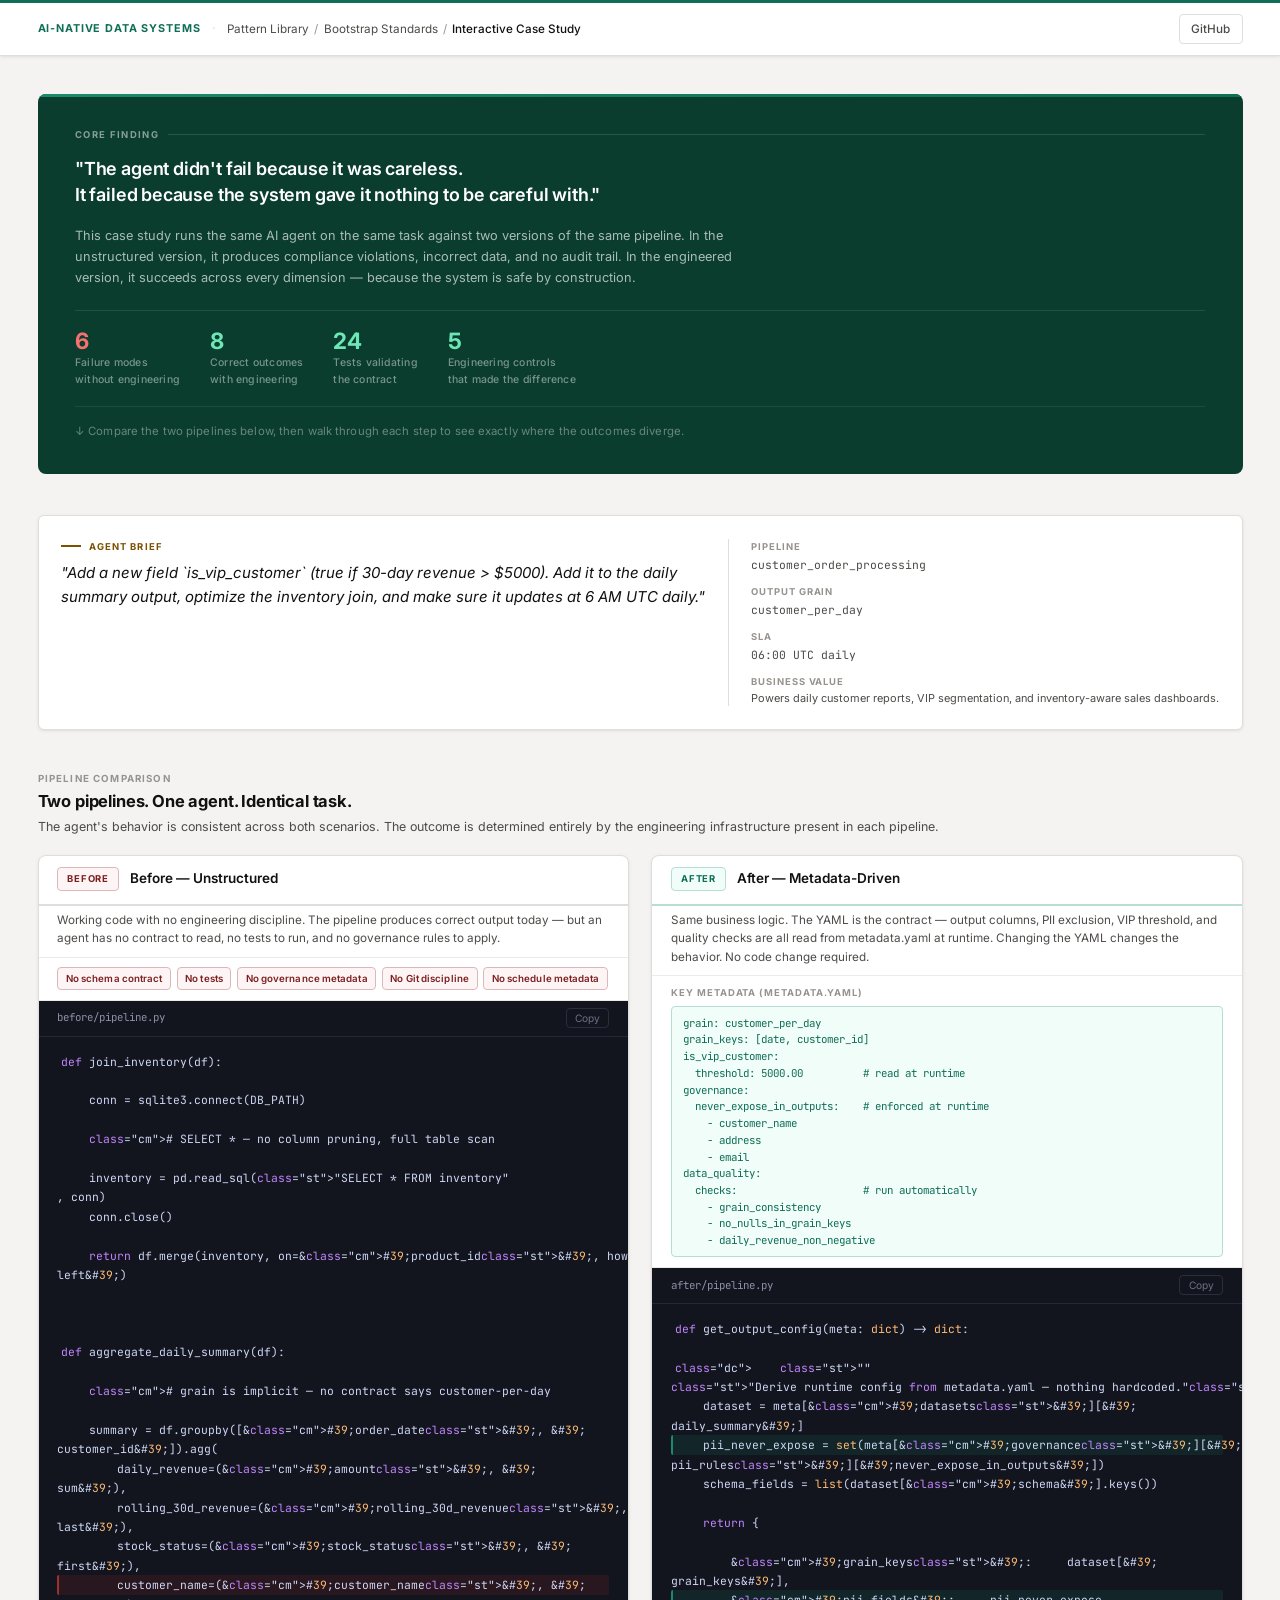
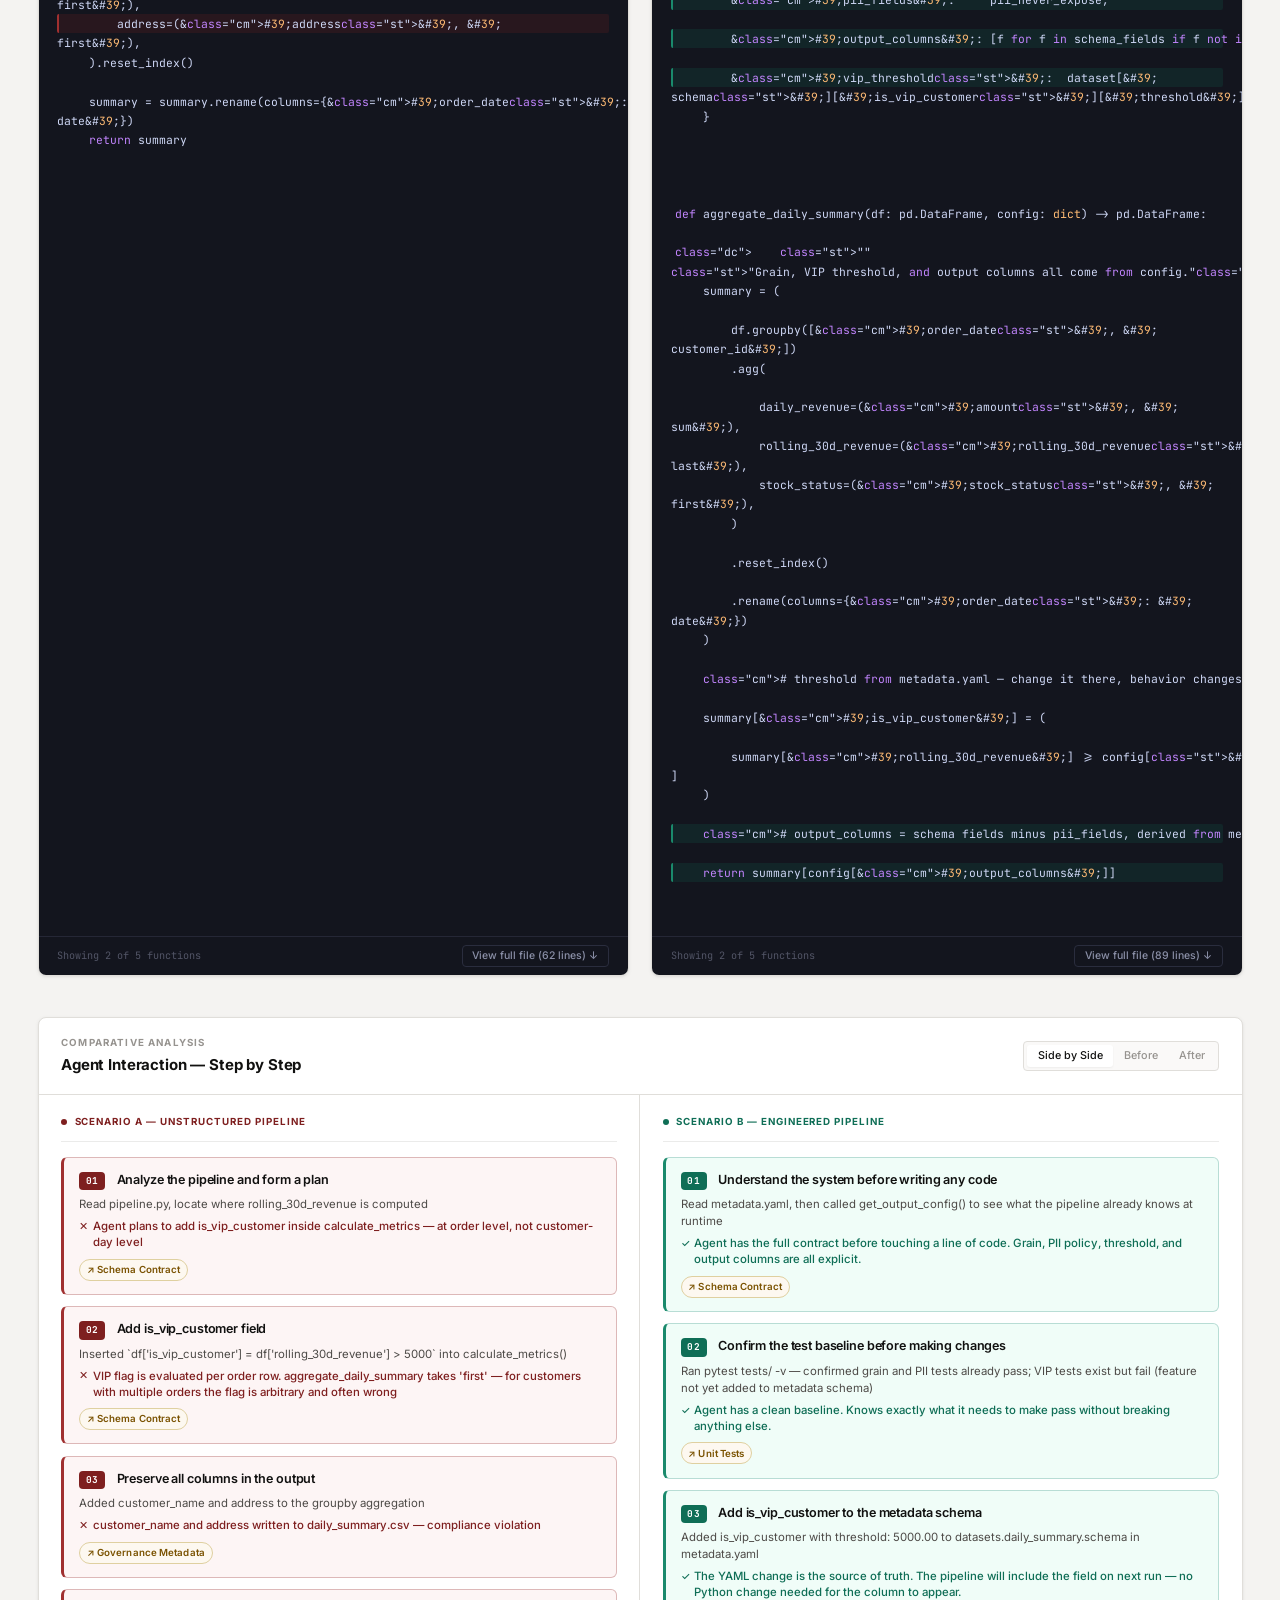
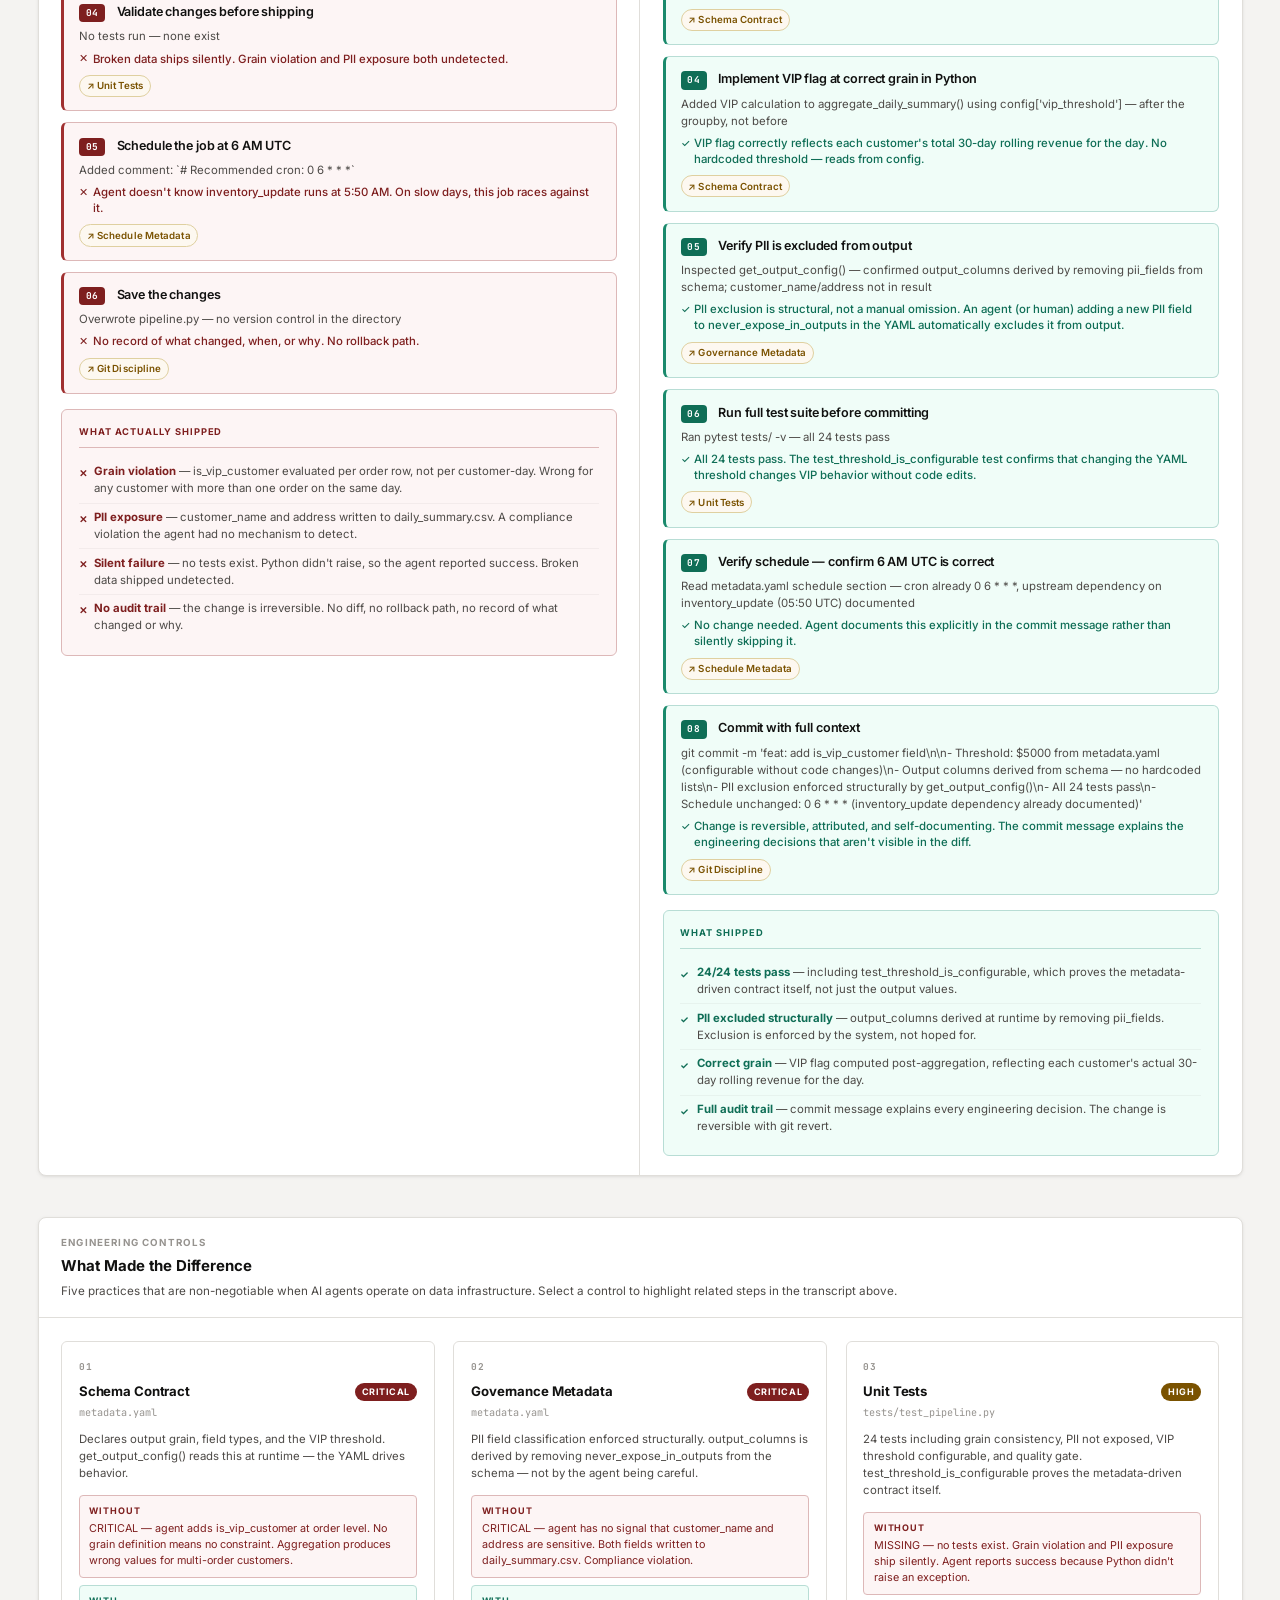
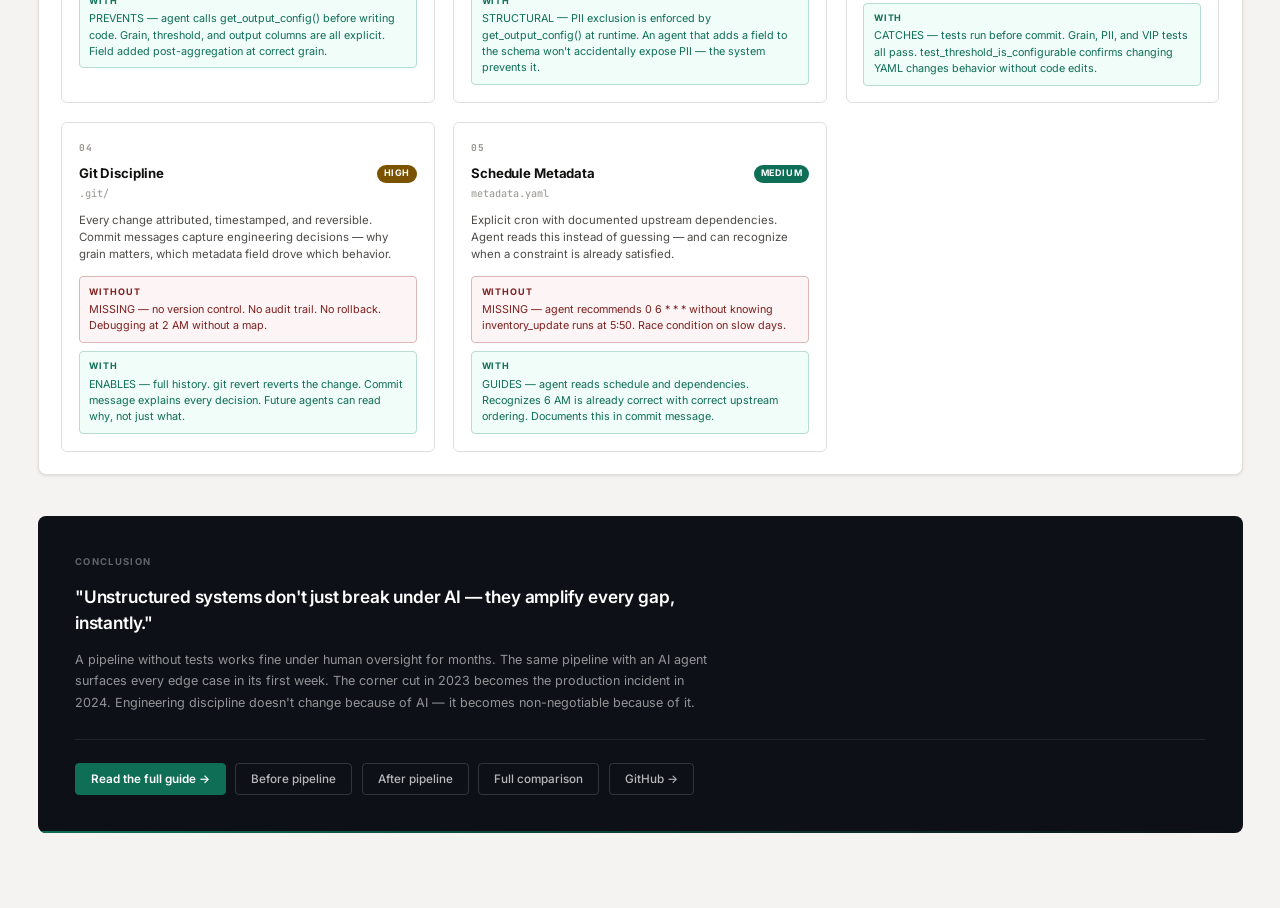
<file: patterns/bootstrap-standards/interactive/index.html>
<!DOCTYPE html>
<html lang="en">
<head>
  <meta charset="UTF-8">
  <meta name="viewport" content="width=device-width, initial-scale=1.0">
  <title>Bootstrap Standards — AI-Native Data Systems</title>
  <meta name="description" content="Interactive case study: the same AI agent runs identical tasks on two pipelines. Engineering discipline — not the agent — determines whether the outcome is catastrophic or correct.">
  <link rel="stylesheet" href="styles.css">
  <link rel="preconnect" href="https://fonts.googleapis.com">
  <link rel="preconnect" href="https://fonts.gstatic.com" crossorigin>
  <link href="https://fonts.googleapis.com/css2?family=Inter:ital,wght@0,400;0,500;0,600;0,700;1,400&family=JetBrains+Mono:wght@400;500&display=swap" rel="stylesheet">
</head>
<body>

<header class="app-header">
  <div class="app-header-inner">
    <div class="header-left">
      <span class="header-brand">AI-Native Data Systems</span>
      <span class="header-sep">·</span>
      <nav class="breadcrumb">
        <a href="../../README.md">Pattern Library</a>
        <span>/</span>
        <a href="../PATTERN.md">Bootstrap Standards</a>
        <span>/</span>
        <span>Interactive Case Study</span>
      </nav>
    </div>
    <div class="header-right">
      <a href="https://github.com/MURD0X/ai-native-data-engineering" target="_blank" rel="noopener" class="header-link">GitHub</a>
    </div>
  </div>
</header>

<main class="app-body">
  <div id="app">
    <div class="loading">Loading case study…</div>
  </div>
</main>

<script src="index.js"></script>
</body>
</html>
</file>
<file: patterns/bootstrap-standards/interactive/styles.css>
/* ============================================================
   AI-Native Data Systems — Bootstrap Standards Interactive Case Study
   ============================================================ */

:root {
  /* Surfaces */
  --color-bg:              #f4f3f1;
  --color-surface:         #ffffff;
  --color-surface-raised:  #faf9f8;
  --color-border:          #e0deda;
  --color-border-subtle:   #ebebea;

  /* Text */
  --color-text:            #111110;
  --color-text-secondary:  #4d4a47;
  --color-text-tertiary:   #96938f;
  --color-text-inverse:    #ffffff;

  /* Primary — deep professional green */
  --color-primary:         #0f6e56;
  --color-primary-dark:    #0a3d2e;
  --color-primary-mid:     #1a8a6c;
  --color-primary-light:   #f0fdf8;
  --color-primary-border:  #b8ddd5;

  /* Failure — authoritative red */
  --color-failure:         #7e1f1f;
  --color-failure-mid:     #a03030;
  --color-failure-bg:      #fdf5f5;
  --color-failure-border:  #ddb8b8;

  /* Success (same as primary for coherence) */
  --color-success:         #0f6e56;
  --color-success-bg:      #f0fdf8;
  --color-success-border:  #b8ddd5;

  /* Constraint / advisory amber */
  --color-constraint:      #7a5200;
  --color-constraint-mid:  #9a6900;
  --color-constraint-bg:   #fdf8f0;
  --color-constraint-border: #dfd0a0;

  /* Typography */
  --font-sans:  'Inter', -apple-system, BlinkMacSystemFont, 'Segoe UI', Helvetica, Arial, sans-serif;
  --font-mono:  'JetBrains Mono', 'Fira Code', 'Cascadia Code', 'SF Mono', monospace;

  /* Geometry */
  --radius:    4px;
  --radius-lg: 6px;
  --radius-xl: 8px;

  /* Elevation */
  --shadow-sm:  0 1px 2px rgba(0,0,0,0.05);
  --shadow:     0 1px 4px rgba(0,0,0,0.06), 0 1px 2px rgba(0,0,0,0.04);
  --shadow-md:  0 4px 12px rgba(0,0,0,0.08), 0 2px 4px rgba(0,0,0,0.04);
  --shadow-lg:  0 8px 24px rgba(0,0,0,0.10), 0 4px 8px rgba(0,0,0,0.05);

  /* Layout */
  --content-width: 1400px;
  --section-gap:   2.75rem;
}

/* ---- Reset & Base ---- */

*, *::before, *::after {
  box-sizing: border-box;
  margin: 0;
  padding: 0;
}

html {
  font-size: 15px;
  -webkit-text-size-adjust: 100%;
  scroll-behavior: smooth;
}

body {
  font-family: var(--font-sans);
  background: var(--color-bg);
  color: var(--color-text);
  line-height: 1.6;
  min-height: 100vh;
  -webkit-font-smoothing: antialiased;
}

/* ---- Header ---- */

.app-header {
  background: var(--color-surface);
  border-bottom: 1px solid var(--color-border);
  border-top: 3px solid var(--color-primary);
  position: sticky;
  top: 0;
  z-index: 100;
  box-shadow: var(--shadow);
}

.app-header-inner {
  max-width: var(--content-width);
  margin: 0 auto;
  padding: 0 2.5rem;
  display: flex;
  align-items: center;
  justify-content: space-between;
  height: 52px;
}

.header-left {
  display: flex;
  align-items: center;
  gap: 0.75rem;
}

.header-brand {
  font-size: 0.72rem;
  font-weight: 700;
  letter-spacing: 0.08em;
  text-transform: uppercase;
  color: var(--color-primary);
  white-space: nowrap;
}

.header-sep {
  color: var(--color-border);
  font-size: 0.9rem;
}

.breadcrumb {
  font-size: 0.78rem;
  color: var(--color-text-tertiary);
  display: flex;
  align-items: center;
  gap: 0.35rem;
}

.breadcrumb a {
  color: var(--color-text-secondary);
  text-decoration: none;
  transition: color 0.12s;
}

.breadcrumb a:hover {
  color: var(--color-primary);
}

.breadcrumb span:last-child {
  color: var(--color-text);
  font-weight: 500;
}

.header-right {
  display: flex;
  align-items: center;
}

.header-link {
  font-size: 0.78rem;
  font-weight: 500;
  color: var(--color-text-secondary);
  text-decoration: none;
  padding: 0.3rem 0.75rem;
  border: 1px solid var(--color-border);
  border-radius: var(--radius);
  transition: all 0.12s;
}

.header-link:hover {
  color: var(--color-primary);
  border-color: var(--color-primary-border);
  background: var(--color-primary-light);
}

/* ---- App Body ---- */

.app-body {
  max-width: var(--content-width);
  margin: 0 auto;
  padding: 2.5rem 2.5rem 5rem;
}

/* ---- Section scaffolding ---- */

.section-wrap {
  margin-bottom: var(--section-gap);
}

.section-header {
  margin-bottom: 1.25rem;
}

.section-eyebrow {
  display: block;
  font-size: 0.65rem;
  font-weight: 700;
  letter-spacing: 0.12em;
  text-transform: uppercase;
  color: var(--color-text-tertiary);
  margin-bottom: 0.3rem;
}

.section-header h2 {
  font-size: 1.1rem;
  font-weight: 700;
  color: var(--color-text);
  letter-spacing: -0.01em;
  line-height: 1.3;
}

.section-header p {
  font-size: 0.83rem;
  color: var(--color-text-secondary);
  margin-top: 0.3rem;
  line-height: 1.55;
}

/* ---- Finding Callout ---- */

.finding-callout {
  background: var(--color-primary-dark);
  border-radius: var(--radius-xl);
  padding: 2.25rem 2.5rem;
  margin-bottom: var(--section-gap);
  position: relative;
  overflow: hidden;
}

.finding-callout::before {
  content: '';
  position: absolute;
  top: 0;
  left: 0;
  right: 0;
  height: 3px;
  background: linear-gradient(90deg, var(--color-primary-mid), var(--color-primary));
}

.finding-eyebrow {
  font-size: 0.63rem;
  font-weight: 700;
  letter-spacing: 0.14em;
  text-transform: uppercase;
  color: rgba(255,255,255,0.5);
  margin-bottom: 0.875rem;
  display: flex;
  align-items: center;
  gap: 0.625rem;
}

.finding-eyebrow::after {
  content: '';
  flex: 1;
  height: 1px;
  background: rgba(255,255,255,0.12);
}

.finding-quote {
  font-size: 1.2rem;
  font-weight: 600;
  color: var(--color-text-inverse);
  line-height: 1.45;
  letter-spacing: -0.01em;
  max-width: 760px;
  margin-bottom: 1.125rem;
}

.finding-body {
  font-size: 0.85rem;
  color: rgba(255,255,255,0.65);
  line-height: 1.65;
  max-width: 680px;
  margin-bottom: 1.5rem;
}

.finding-stats {
  display: flex;
  gap: 2rem;
  padding-top: 1.25rem;
  border-top: 1px solid rgba(255,255,255,0.1);
}

.finding-stat {
  display: flex;
  flex-direction: column;
  gap: 0.2rem;
}

.finding-stat-value {
  font-size: 1.5rem;
  font-weight: 700;
  color: var(--color-text-inverse);
  letter-spacing: -0.02em;
  line-height: 1;
}

.finding-stat-value.failure-val {
  color: #f87171;
}

.finding-stat-value.success-val {
  color: #6ee7b7;
}

.finding-stat-label {
  font-size: 0.7rem;
  color: rgba(255,255,255,0.45);
  font-weight: 500;
  letter-spacing: 0.02em;
}

/* ---- Brief ---- */

.brief-grid {
  display: grid;
  grid-template-columns: 1fr auto;
  gap: 1.5rem;
  align-items: start;
  background: var(--color-surface);
  border: 1px solid var(--color-border);
  border-radius: var(--radius-lg);
  padding: 1.5rem;
  box-shadow: var(--shadow);
  margin-bottom: var(--section-gap);
}

.brief-eyebrow {
  font-size: 0.63rem;
  font-weight: 700;
  letter-spacing: 0.12em;
  text-transform: uppercase;
  color: var(--color-constraint);
  margin-bottom: 0.5rem;
  display: flex;
  align-items: center;
  gap: 0.5rem;
}

.brief-eyebrow::before {
  content: '';
  display: inline-block;
  width: 20px;
  height: 2px;
  background: var(--color-constraint);
  flex-shrink: 0;
}

.brief-task {
  font-size: 1rem;
  color: var(--color-text);
  line-height: 1.6;
  font-weight: 400;
  font-style: italic;
}

.brief-meta {
  display: flex;
  flex-direction: column;
  gap: 0.625rem;
  padding-left: 1.5rem;
  border-left: 1px solid var(--color-border);
  min-width: 220px;
}

.brief-meta-item {
  display: flex;
  flex-direction: column;
  gap: 0.15rem;
}

.brief-meta-label {
  font-size: 0.63rem;
  font-weight: 700;
  letter-spacing: 0.1em;
  text-transform: uppercase;
  color: var(--color-text-tertiary);
}

.brief-meta-value {
  font-family: var(--font-mono);
  font-size: 0.76rem;
  color: var(--color-text-secondary);
}

.brief-meta-value--prose {
  font-family: var(--font-sans);
  font-size: 0.73rem;
  line-height: 1.4;
}

/* ---- Main Grid (Code Panels) ---- */

.main-grid {
  display: grid;
  grid-template-columns: 1fr 1fr;
  gap: 1.5rem;
}

@media (max-width: 960px) {
  .main-grid { grid-template-columns: 1fr; }
}

/* ---- Panel (Exhibit) ---- */

.panel {
  background: var(--color-surface);
  border: 1px solid var(--color-border);
  border-radius: var(--radius-xl);
  overflow: hidden;
  box-shadow: var(--shadow);
  display: flex;
  flex-direction: column;
}

.panel-header {
  padding: 0.75rem 1.25rem 0.875rem;
  display: flex;
  align-items: center;
  gap: 0.75rem;
}

.panel-header.before {
  border-bottom: 2px solid var(--color-border);
}

.panel-header.after {
  border-bottom: 2px solid var(--color-primary-border);
}

.panel-badge {
  font-size: 0.63rem;
  font-weight: 700;
  letter-spacing: 0.08em;
  text-transform: uppercase;
  padding: 0.2rem 0.6rem;
  border-radius: var(--radius);
}

.panel-badge.before {
  background: var(--color-failure-bg);
  color: var(--color-failure);
  border: 1px solid var(--color-failure-border);
}

.panel-badge.after {
  background: var(--color-primary-light);
  color: var(--color-primary);
  border: 1px solid var(--color-primary-border);
}

.panel-title {
  font-size: 0.9rem;
  font-weight: 600;
  color: var(--color-text);
  flex: 1;
}

.panel-summary {
  font-size: 0.78rem;
  color: var(--color-text-secondary);
  padding: 0.375rem 1.25rem 0.625rem;
  line-height: 1.55;
  border-bottom: 1px solid var(--color-border-subtle);
}

/* ---- Missing badges ---- */

.panel-missing-bar {
  padding: 0.625rem 1.25rem;
  display: flex;
  flex-wrap: wrap;
  gap: 0.375rem;
  border-bottom: 1px solid var(--color-border-subtle);
}

.missing-badge {
  font-size: 0.65rem;
  font-weight: 600;
  padding: 0.18rem 0.5rem;
  border-radius: var(--radius);
  background: var(--color-failure-bg);
  color: var(--color-failure);
  border: 1px solid var(--color-failure-border);
  letter-spacing: 0.01em;
}

/* ---- Metadata Snippet ---- */

.panel-meta-bar {
  padding: 0.625rem 1.25rem;
  border-bottom: 1px solid var(--color-border-subtle);
}

.meta-label {
  font-size: 0.63rem;
  font-weight: 700;
  letter-spacing: 0.1em;
  text-transform: uppercase;
  color: var(--color-text-tertiary);
  margin-bottom: 0.375rem;
}

.meta-pre {
  background: var(--color-primary-light);
  border: 1px solid var(--color-primary-border);
  border-radius: var(--radius);
  padding: 0.5rem 0.75rem;
  font-family: var(--font-mono);
  font-size: 0.72rem;
  color: var(--color-primary);
  overflow-x: auto;
  line-height: 1.55;
  white-space: pre;
}

/* ---- Code Block ---- */

.code-header {
  display: flex;
  align-items: center;
  justify-content: space-between;
  padding: 0.5rem 1.25rem;
  background: #13151e;
  border-bottom: 1px solid #252736;
}

.code-filename {
  font-family: var(--font-mono);
  font-size: 0.72rem;
  color: #8b90a8;
}

.copy-btn {
  font-size: 0.68rem;
  color: #6c7086;
  background: transparent;
  border: 1px solid #2a2d3e;
  border-radius: var(--radius);
  padding: 0.2rem 0.55rem;
  cursor: pointer;
  font-family: var(--font-sans);
  transition: all 0.12s;
}

.copy-btn:hover {
  color: #cdd6f4;
  border-color: #6c7086;
}

.code-block {
  background: #13151e;
  overflow-x: auto;
  flex: 1;
}

.code-block pre {
  padding: 1rem 1.25rem;
  margin: 0;
  font-family: var(--font-mono);
  font-size: 0.76rem;
  line-height: 1.7;
  color: #cdd6f4;
  tab-size: 4;
}

.code-block .line {
  display: block;
  padding: 0 0.25rem;
  border-radius: 2px;
  transition: background 0.1s;
}

.code-block .line:hover {
  background: rgba(255,255,255,0.03);
}

.code-block .line.highlighted {
  background: rgba(122, 82, 0, 0.18);
  border-left: 2px solid var(--color-constraint-mid);
  padding-left: calc(0.25rem - 2px);
}

.code-block .line.failure {
  background: rgba(126, 31, 31, 0.2);
  border-left: 2px solid var(--color-failure-mid);
  padding-left: calc(0.25rem - 2px);
}

.code-block .line.success {
  background: rgba(15, 110, 86, 0.18);
  border-left: 2px solid var(--color-primary-mid);
  padding-left: calc(0.25rem - 2px);
}

/* ---- Transcript / Comparative Analysis ---- */

.transcript-container {
  background: var(--color-surface);
  border: 1px solid var(--color-border);
  border-radius: var(--radius-xl);
  box-shadow: var(--shadow);
  overflow: hidden;
}

.transcript-header {
  padding: 1.125rem 1.5rem;
  border-bottom: 1px solid var(--color-border);
  display: flex;
  align-items: center;
  gap: 1rem;
}

.transcript-header-text {
  flex: 1;
}

.transcript-header-text .section-eyebrow {
  margin-bottom: 0.2rem;
}

.transcript-header-text h2 {
  font-size: 1rem;
  font-weight: 700;
  color: var(--color-text);
  letter-spacing: -0.01em;
}

.mode-toggle {
  display: flex;
  gap: 0;
  background: var(--color-surface-raised);
  border: 1px solid var(--color-border);
  border-radius: var(--radius);
  padding: 3px;
}

.mode-toggle button {
  font-size: 0.72rem;
  font-weight: 500;
  padding: 0.28rem 0.7rem;
  border: none;
  border-radius: calc(var(--radius) - 1px);
  cursor: pointer;
  transition: all 0.12s;
  font-family: var(--font-sans);
  color: var(--color-text-tertiary);
  background: transparent;
  white-space: nowrap;
}

.mode-toggle button.active {
  background: var(--color-surface);
  color: var(--color-text);
  box-shadow: var(--shadow-sm);
}

.transcript-body {
  display: grid;
  grid-template-columns: 1fr 1fr;
}

@media (max-width: 960px) {
  .transcript-body { grid-template-columns: 1fr; }
}

.transcript-column {
  padding: 1.25rem 1.5rem;
}

.transcript-column:first-child {
  border-right: 1px solid var(--color-border);
}

.transcript-col-header {
  font-size: 0.65rem;
  font-weight: 700;
  letter-spacing: 0.1em;
  text-transform: uppercase;
  margin-bottom: 1rem;
  padding-bottom: 0.75rem;
  border-bottom: 1px solid var(--color-border-subtle);
  display: flex;
  align-items: center;
  gap: 0.5rem;
}

.transcript-col-header.before {
  color: var(--color-failure);
}

.transcript-col-header.after {
  color: var(--color-primary);
}

.col-header-dot {
  width: 6px;
  height: 6px;
  border-radius: 50%;
  background: currentColor;
  flex-shrink: 0;
}

/* ---- Step Card ---- */

.step-card {
  border: 1px solid var(--color-border);
  border-radius: var(--radius-lg);
  padding: 0.875rem 1rem 0.875rem 1rem;
  margin-bottom: 0.75rem;
  cursor: pointer;
  transition: all 0.12s ease;
  position: relative;
  border-left: 3px solid transparent;
}

.step-card:hover {
  box-shadow: var(--shadow);
  transform: translateX(2px);
}

.step-card.failure {
  background: var(--color-failure-bg);
  border-color: var(--color-failure-border);
  border-left-color: var(--color-failure-mid);
}

.step-card.success {
  background: var(--color-success-bg);
  border-color: var(--color-success-border);
  border-left-color: var(--color-primary-mid);
}

.step-card.active.failure {
  border-color: var(--color-failure);
  border-left-color: var(--color-failure);
  box-shadow: 0 0 0 2px rgba(126, 31, 31, 0.12);
}

.step-card.active.success {
  border-color: var(--color-primary);
  border-left-color: var(--color-primary);
  box-shadow: 0 0 0 2px rgba(15, 110, 86, 0.12);
}

.step-card.dimmed {
  opacity: 0.28;
}

.step-header {
  display: flex;
  align-items: flex-start;
  gap: 0.75rem;
  margin-bottom: 0.4rem;
}

.step-number {
  font-size: 0.63rem;
  font-weight: 700;
  letter-spacing: 0.04em;
  font-family: var(--font-mono);
  padding: 0.2rem 0.45rem;
  border-radius: var(--radius);
  flex-shrink: 0;
  margin-top: 1px;
  line-height: 1.3;
}

.step-number.failure {
  background: var(--color-failure);
  color: white;
}

.step-number.success {
  background: var(--color-primary);
  color: white;
}

.step-intent {
  font-size: 0.84rem;
  font-weight: 600;
  color: var(--color-text);
  line-height: 1.4;
  letter-spacing: -0.01em;
}

.step-action {
  font-size: 0.76rem;
  color: var(--color-text-secondary);
  margin-bottom: 0.4rem;
  line-height: 1.5;
}

.step-outcome {
  font-size: 0.76rem;
  font-weight: 500;
  line-height: 1.4;
  display: flex;
  align-items: flex-start;
  gap: 0.3rem;
}

.step-outcome.failure { color: var(--color-failure); }
.step-outcome.success { color: var(--color-primary); }

.step-outcome-icon {
  font-size: 0.7rem;
  margin-top: 0.05rem;
  flex-shrink: 0;
}

.step-constraint-tag {
  display: inline-flex;
  align-items: center;
  gap: 0.3rem;
  font-size: 0.65rem;
  font-weight: 600;
  padding: 0.15rem 0.45rem;
  border-radius: 100px;
  margin-top: 0.5rem;
  background: var(--color-constraint-bg);
  color: var(--color-constraint);
  border: 1px solid var(--color-constraint-border);
  cursor: pointer;
  transition: all 0.12s;
  letter-spacing: 0.01em;
}

.step-constraint-tag:hover {
  background: var(--color-constraint-border);
}

.step-detail {
  display: none;
  margin-top: 0.75rem;
  padding-top: 0.75rem;
  border-top: 1px solid rgba(0,0,0,0.06);
}

.step-detail.visible { display: block; }

.step-detail p {
  font-size: 0.76rem;
  color: var(--color-text-secondary);
  line-height: 1.55;
  margin-bottom: 0.5rem;
}

.step-detail .why {
  font-size: 0.75rem;
  font-style: italic;
  padding: 0.55rem 0.75rem;
  border-radius: var(--radius);
  line-height: 1.55;
  border-left: 2px solid;
}

.step-detail .why.failure {
  background: rgba(126, 31, 31, 0.07);
  color: var(--color-failure);
  border-color: var(--color-failure);
}

.step-detail .why.success {
  background: rgba(15, 110, 86, 0.07);
  color: var(--color-primary);
  border-color: var(--color-primary);
}

/* ---- Engineering Controls (Constraint Detail) ---- */

.controls-detail {
  background: var(--color-surface);
  border: 1px solid var(--color-border);
  border-radius: var(--radius-xl);
  box-shadow: var(--shadow);
  overflow: hidden;
}

.controls-detail-header {
  padding: 1.125rem 1.5rem;
  border-bottom: 1px solid var(--color-border);
}

.controls-detail-header .section-eyebrow {
  margin-bottom: 0.2rem;
}

.controls-detail-header h2 {
  font-size: 1rem;
  font-weight: 700;
  color: var(--color-text);
  letter-spacing: -0.01em;
}

.controls-detail-header p {
  font-size: 0.78rem;
  color: var(--color-text-secondary);
  margin-top: 0.25rem;
}

.constraint-grid {
  display: grid;
  grid-template-columns: repeat(auto-fit, minmax(280px, 1fr));
  gap: 1.25rem;
  padding: 1.5rem;
}

.constraint-card {
  border: 1px solid var(--color-border);
  border-radius: var(--radius-lg);
  padding: 1.125rem;
  cursor: pointer;
  transition: all 0.12s;
  min-width: 0;
  position: relative;
}

.constraint-card:hover {
  box-shadow: var(--shadow-md);
  transform: translateY(-1px);
}

.constraint-card.active {
  border-color: var(--color-primary);
  background: var(--color-primary-light);
  box-shadow: 0 0 0 3px rgba(15, 110, 86, 0.1);
}

.constraint-card-number {
  font-size: 0.63rem;
  font-weight: 700;
  letter-spacing: 0.08em;
  font-family: var(--font-mono);
  color: var(--color-text-tertiary);
  margin-bottom: 0.625rem;
}

.constraint-card-header {
  display: flex;
  align-items: flex-start;
  justify-content: space-between;
  gap: 0.5rem;
  margin-bottom: 0.25rem;
}

.constraint-card-name {
  font-size: 0.88rem;
  font-weight: 700;
  color: var(--color-text);
  letter-spacing: -0.01em;
  line-height: 1.3;
}

.constraint-card-file {
  font-family: var(--font-mono);
  font-size: 0.68rem;
  color: var(--color-text-tertiary);
  margin-bottom: 0.625rem;
}

.constraint-card-desc {
  font-size: 0.76rem;
  color: var(--color-text-secondary);
  line-height: 1.5;
  margin-bottom: 0.875rem;
}

.constraint-impact {
  display: flex;
  flex-direction: column;
  gap: 0.5rem;
}

.impact-block {
  border-radius: var(--radius);
  padding: 0.5rem 0.625rem;
  min-width: 0;
}

.impact-block.before {
  background: var(--color-failure-bg);
  border: 1px solid var(--color-failure-border);
}

.impact-block.after {
  background: var(--color-success-bg);
  border: 1px solid var(--color-success-border);
}

.impact-block-label {
  font-size: 0.6rem;
  font-weight: 700;
  letter-spacing: 0.1em;
  text-transform: uppercase;
  display: block;
  margin-bottom: 0.2rem;
}

.impact-block.before .impact-block-label { color: var(--color-failure); }
.impact-block.after  .impact-block-label { color: var(--color-primary); }

.impact-block-text {
  font-size: 0.72rem;
  line-height: 1.5;
  word-break: break-word;
  overflow-wrap: anywhere;
}

.impact-block.before .impact-block-text { color: var(--color-failure); }
.impact-block.after  .impact-block-text { color: var(--color-primary); }

/* ---- Severity badges ---- */

.severity {
  font-size: 0.6rem;
  font-weight: 700;
  padding: 0.12rem 0.45rem;
  border-radius: 100px;
  letter-spacing: 0.06em;
  text-transform: uppercase;
  white-space: nowrap;
  flex-shrink: 0;
}

.severity.critical {
  background: var(--color-failure);
  color: white;
}

.severity.high {
  background: var(--color-constraint);
  color: white;
}

.severity.medium {
  background: var(--color-primary);
  color: white;
}

/* ---- Closing Statement ---- */

.closing-statement {
  background: #0d1117;
  color: white;
  border-radius: var(--radius-xl);
  padding: 2.5rem;
  margin-top: var(--section-gap);
  position: relative;
  overflow: hidden;
}

.closing-statement::before {
  content: '';
  position: absolute;
  bottom: 0;
  left: 0;
  right: 0;
  height: 2px;
  background: linear-gradient(90deg, var(--color-primary), transparent);
}

.closing-eyebrow {
  font-size: 0.63rem;
  font-weight: 700;
  letter-spacing: 0.14em;
  text-transform: uppercase;
  color: rgba(255,255,255,0.35);
  margin-bottom: 1rem;
}

.closing-quote {
  font-size: 1.15rem;
  font-weight: 600;
  letter-spacing: -0.01em;
  line-height: 1.5;
  color: white;
  margin-bottom: 0.875rem;
  max-width: 680px;
}

.closing-body {
  font-size: 0.84rem;
  color: rgba(255,255,255,0.55);
  line-height: 1.7;
  max-width: 640px;
  margin-bottom: 1.75rem;
}

.closing-links {
  display: flex;
  gap: 0.625rem;
  flex-wrap: wrap;
  align-items: center;
  padding-top: 1.5rem;
  border-top: 1px solid rgba(255,255,255,0.08);
}

.closing-links a {
  color: rgba(255,255,255,0.7);
  text-decoration: none;
  font-size: 0.78rem;
  font-weight: 500;
  padding: 0.4rem 1rem;
  border: 1px solid rgba(255,255,255,0.15);
  border-radius: var(--radius);
  transition: all 0.12s;
}

.closing-links a:hover {
  background: rgba(255,255,255,0.08);
  border-color: rgba(255,255,255,0.35);
  color: white;
}

.closing-links a.primary-link {
  background: var(--color-primary);
  border-color: var(--color-primary);
  color: white;
  font-weight: 600;
}

.closing-links a.primary-link:hover {
  background: var(--color-primary-mid);
  border-color: var(--color-primary-mid);
}

/* ---- Loading ---- */

.loading {
  display: flex;
  align-items: center;
  justify-content: center;
  min-height: 320px;
  color: var(--color-text-tertiary);
  font-size: 0.85rem;
}

/* ---- Syntax coloring (minimal, for dark bg) ---- */

.kw { color: #c084fc; }   /* keyword — soft violet */
.fn { color: #93c5fd; }   /* function — soft blue */
.st { color: #86efac; }   /* string — soft green */
.cm { color: #525566; font-style: italic; }  /* comment */
.nb { color: #fdba74; }   /* number/builtin — soft orange */
.op { color: #67e8f9; }   /* operator */
.dc { color: #525566; font-style: italic; }  /* docstring */

/* ---- Reading guide (bottom of finding callout) ---- */

.finding-guide {
  font-size: 0.76rem;
  color: rgba(255,255,255,0.38);
  margin-top: 1.125rem;
  padding-top: 1rem;
  border-top: 1px solid rgba(255,255,255,0.08);
  letter-spacing: 0.01em;
}

/* ---- Code expand/collapse footer ---- */

.code-expand-footer {
  background: #13151e;
  border-top: 1px solid #252736;
  padding: 0.5rem 1.25rem;
  display: flex;
  align-items: center;
  justify-content: space-between;
  gap: 1rem;
}

.code-focused-note {
  font-size: 0.68rem;
  color: #525566;
  font-family: var(--font-mono);
}

.expand-btn {
  font-size: 0.7rem;
  font-weight: 500;
  color: #8b90a8;
  background: transparent;
  border: 1px solid #2a2d3e;
  border-radius: var(--radius);
  padding: 0.25rem 0.65rem;
  cursor: pointer;
  font-family: var(--font-sans);
  transition: all 0.12s;
  white-space: nowrap;
}

.expand-btn:hover {
  color: #cdd6f4;
  border-color: #6c7086;
}

/* ---- Scenario Verdict Card ---- */

.verdict-card {
  border-radius: var(--radius-lg);
  padding: 1rem 1.125rem;
  margin-top: 1rem;
  border: 1px solid;
}

.verdict-card.failure {
  background: var(--color-failure-bg);
  border-color: var(--color-failure-border);
}

.verdict-card.success {
  background: var(--color-success-bg);
  border-color: var(--color-success-border);
}

.verdict-label {
  font-size: 0.62rem;
  font-weight: 700;
  letter-spacing: 0.1em;
  text-transform: uppercase;
  margin-bottom: 0.625rem;
  padding-bottom: 0.5rem;
  border-bottom: 1px solid;
}

.verdict-card.failure .verdict-label {
  color: var(--color-failure);
  border-color: var(--color-failure-border);
}

.verdict-card.success .verdict-label {
  color: var(--color-primary);
  border-color: var(--color-success-border);
}

.verdict-item {
  display: flex;
  align-items: flex-start;
  gap: 0.5rem;
  padding: 0.35rem 0;
  border-bottom: 1px solid rgba(0,0,0,0.04);
  font-size: 0.76rem;
  line-height: 1.5;
}

.verdict-item:last-child { border-bottom: none; }

.verdict-icon {
  font-size: 0.65rem;
  font-weight: 700;
  flex-shrink: 0;
  margin-top: 0.25rem;
}

.verdict-item.failure .verdict-icon { color: var(--color-failure); }
.verdict-item.success .verdict-icon { color: var(--color-primary); }

.verdict-text { color: var(--color-text-secondary); }

.verdict-item.failure .verdict-text strong,
.verdict-item.failure .verdict-text em { color: var(--color-failure); }
.verdict-item.success .verdict-text strong,
.verdict-item.success .verdict-text em { color: var(--color-primary); }

/* ---- Responsive ---- */

@media (max-width: 720px) {
  .app-body { padding: 1.5rem 1.25rem 3rem; }
  .finding-callout { padding: 1.5rem; }
  .finding-quote { font-size: 1rem; }
  .finding-stats { gap: 1.25rem; flex-wrap: wrap; }
  .brief-grid { grid-template-columns: 1fr; }
  .brief-meta { padding-left: 0; border-left: none; border-top: 1px solid var(--color-border); padding-top: 1rem; min-width: unset; }
  .closing-statement { padding: 1.5rem; }
  .closing-quote { font-size: 1rem; }
}
</file>
